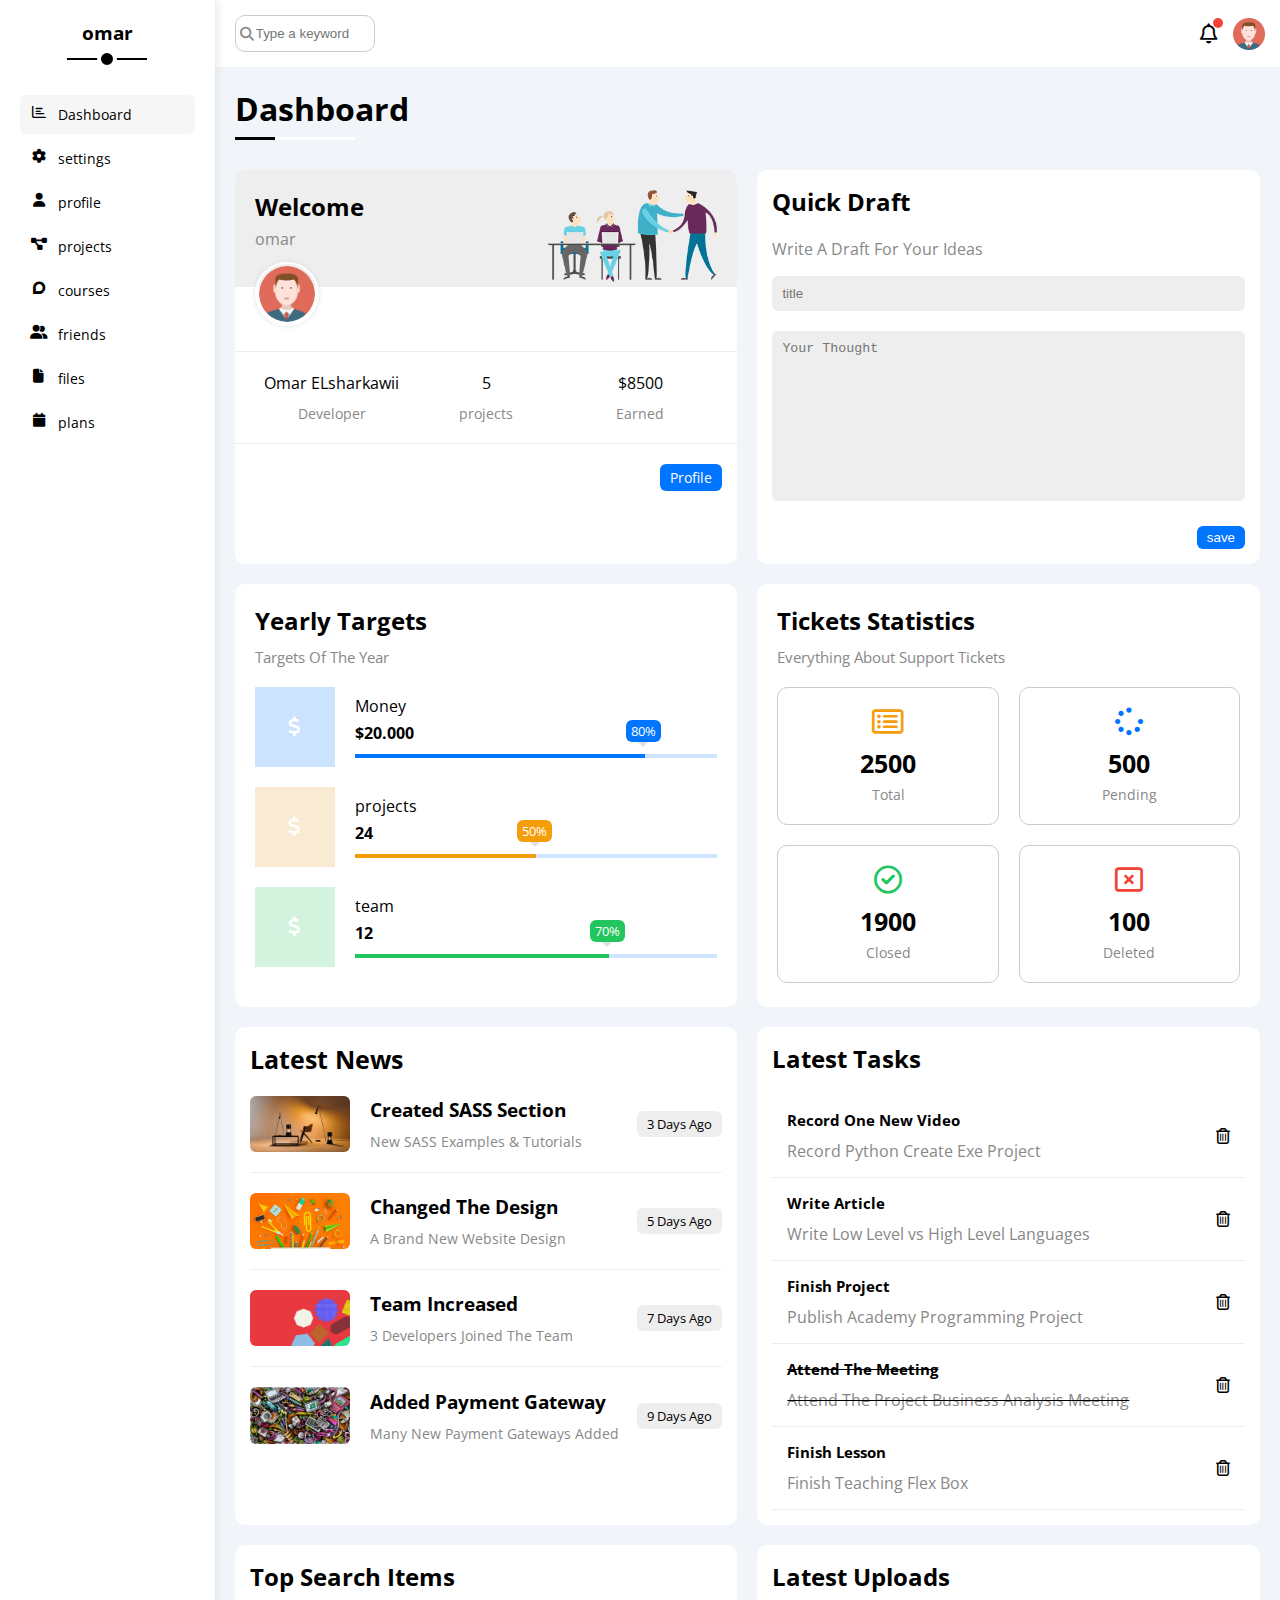
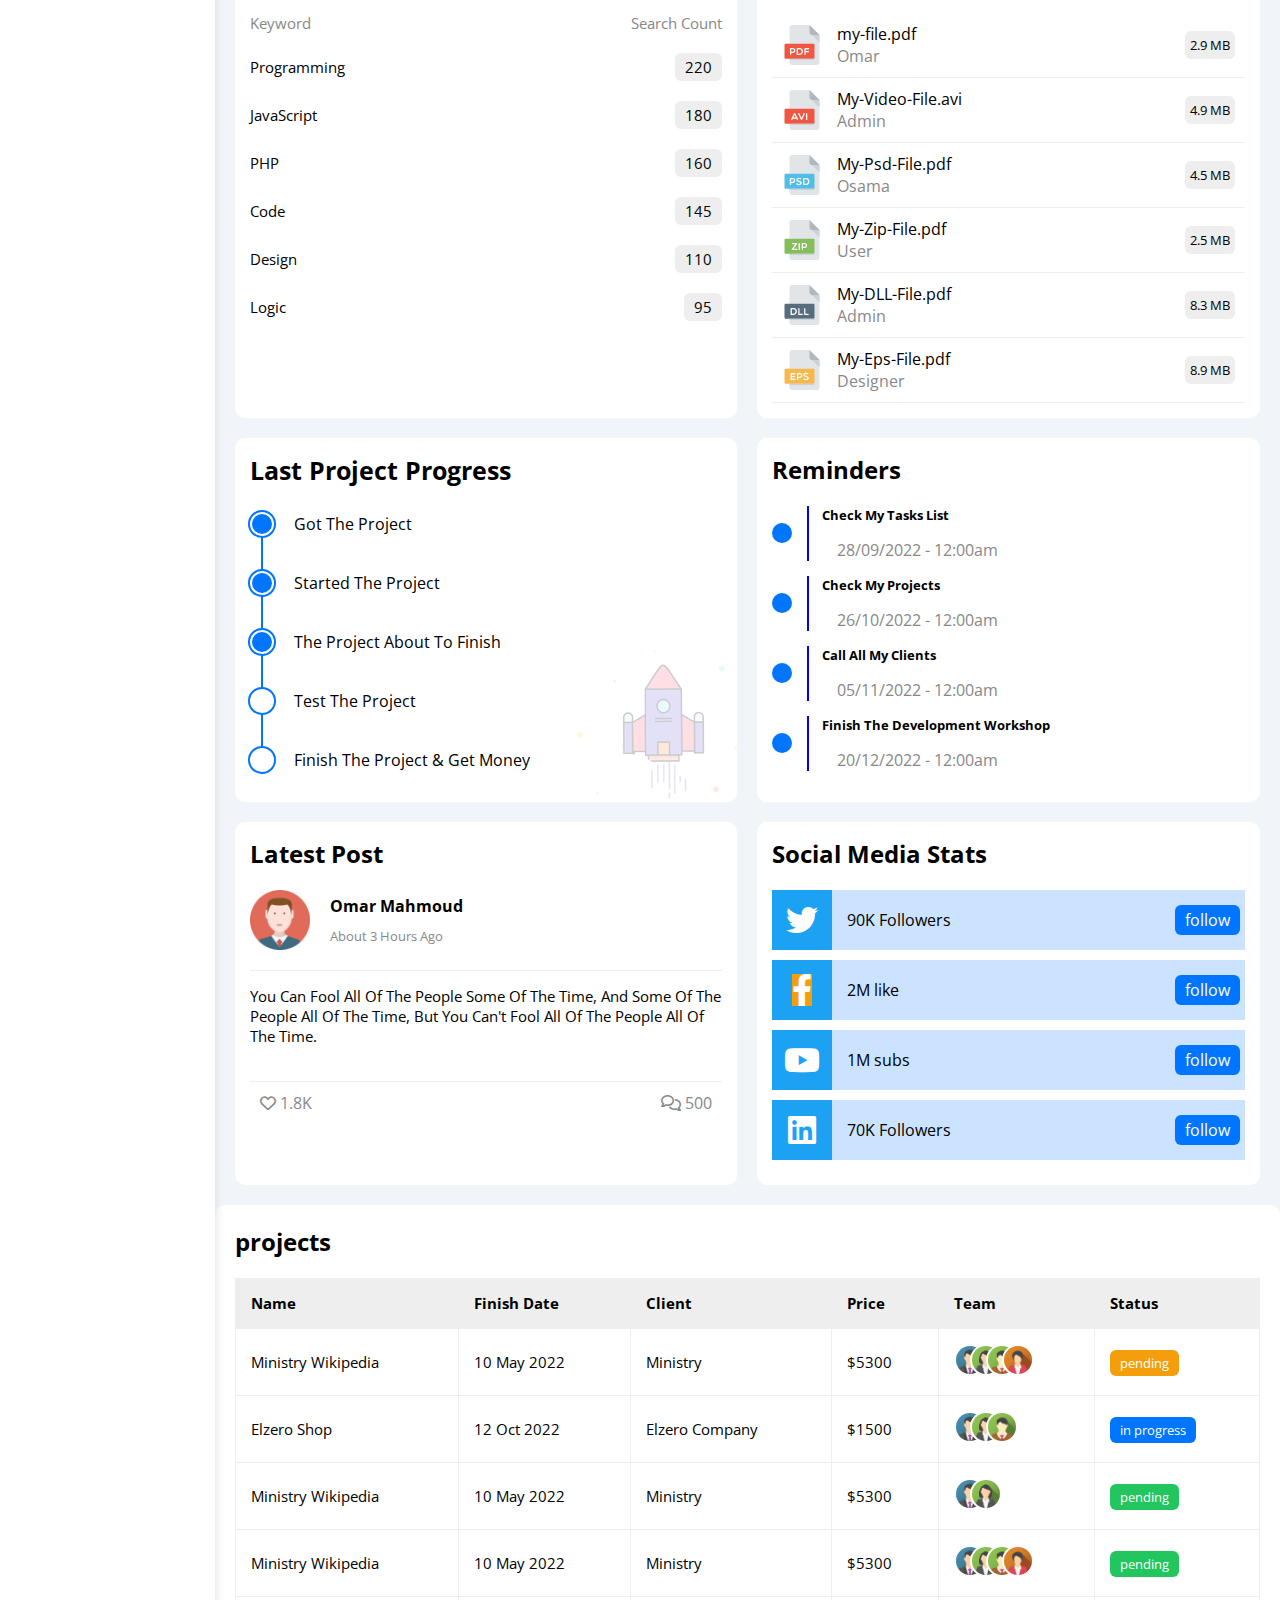
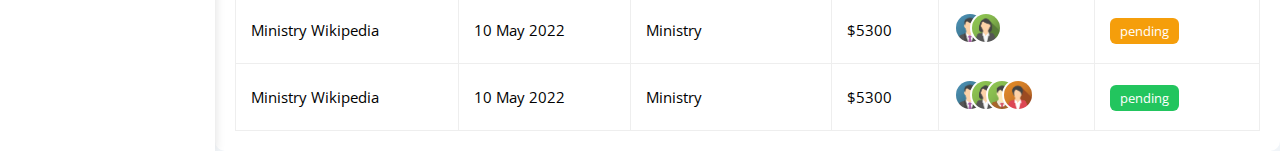
<file: index.html>
<!DOCTYPE html>
<html lang="en">
<head>
    <meta charset="UTF-8">
    <meta name="viewport" content="width=device-width, initial-scale=1.0">
    <title>Dashboard</title>
    <link rel="stylesheet" href="css/framework.css">
    <link rel="stylesheet" href="css/master.css">
    <link rel="stylesheet" href="css/all.min.css">
    <link rel="preconnect" href="https://fonts.googlepis.com">
    <link rel="preconnect" href="https://fonts.gstatic.com" crossorigin>
    <link href="https://fonts.googleapis.com/css2?family=Open+Sans:wght@300;500&display=swap" rel="stylesheet" />
</head>
<body>
    <div class="page d-flex ">
        <div class="sidebar bg-color p-20 p-relative">
            <h3 class="p-relative txt-c mt-0">omar</h2>
            <ul>
                <li>
                    <a class="active d-flex txt-c fs-14 c-black rad-6 p-10" href="index.html">
                        <i class="fa-regular fa-chart-bar fa-fw"></i>
                        <span>Dashboard</span>
                    </a>
                </li>
                <li>
                    <a class=" d-flex txt-c fs-14 c-black rad-6 p-10" href="settings.html">
                        <i class="fa-solid fa-gear fa-fw"></i>
                        <span>settings</span>
                    </a>
                </li>
                <li>
                    <a class=" d-flex txt-c fs-14 c-black rad-6 p-10" href="profile.html">
                        <i class="fa-solid fa-user fa-fw"></i>
                        <span>profile</span>
                    </a>
                </li>
                <li>
                    <a class=" d-flex txt-c fs-14 c-black rad-6 p-10" href="projects.html">
                        <i class="fa-solid fa-diagram-project fa-fw"></i>
                        <span>projects</span>
                    </a>
                </li>
                <li>
                    <a class=" d-flex txt-c fs-14 c-black rad-6 p-10" href="courses.html">
                        <i class="fa-brands fa-discourse fa-fw"></i>
                        <span>courses</span>
                    </a>
                </li>
                <li>
                    <a class=" d-flex txt-c fs-14 c-black rad-6 p-10" href="Friends.html">
                        <i class="fa-solid fa-user-group fa-fw"></i>
                        <span>friends</span>
                    </a>
                </li>
                <li>
                    <a class=" d-flex txt-c fs-14 c-black rad-6 p-10" href="files.html">
                        <i class="fa-solid fa-file fa-fw"></i>
                        <span>files</span>
                    </a>
                </li>
                <li>
                    <a class=" d-flex txt-c fs-14 c-black rad-6 p-10" href="plans.html">
                        <i class="fa-solid fa-calendar fa-fw"></i>
                        <span>plans</span>
                    </a>
                </li>
            </ul>
        </div>
        <div class="content w-full">
            <!-- start head -->
            <div class="head bg-white p-15 between-flex ">
                <div class="search p-relative">
                    <input class="p-10 " type="search" placeholder="Type a keyword">
                </div>
                <div class="icons d-flex align-center">
                    <span class="notification p-relative "> <i class="fa-regular fa-bell fa-lg"></i></span>
                    <img src="imgs/avatar.png" alt="">
                </div>
            </div>
            <!-- end head -->
            <h1 class="p-relative">Dashboard</h1>
            <div class="wrapper d-grid gap-20">
                <div class="welcome bg-white rad-10 txt-c-mobile block-mobile">
                  <div class="intro p-20 d-flex space-between bg-eee">
                    <div>
                        <h2 class="m-0">Welcome</h2>
                        <p class="c-gray mt-5">omar</p>
                    </div>
                    <img class=" hide-mobile" src="imgs/welcome.png" alt="">
                  </div>
                  <img src="imgs/avatar.png" class="avatar" alt="">
                  <div class="body txt-c d-flex p-20 mt-20 mb-20 block-mobile">
                    <div>Omar ELsharkawii <span class="d-block c-gray fs-14 mt-10">Developer</span></div>
                    <div> 5 <span class="d-block c-gray fs-14 mt-10">projects</span></div>
                    <div> $8500 <span class="d-block c-gray fs-14 mt-10">Earned</span></div>
                  </div>
                  <a href="profile.html" class="visit-profile d-block fs-14 rad-6 bg-blue c-white w-fit btn-shape">Profile</a>
                </div>

                <!-- start quick draft -->

                <div class="Quick-draft bg-white rad-10 p-15">
                    <div class="text">
                        <h2 class="mt-0" class="">Quick Draft</h2>
                        <p class="c-gray mt-5" class="">Write A Draft For Your Ideas</p>
                    </div>
                    <form action="">
                        <input class="bg-eee w-full p-10 c-gray b-none rad-6 mb-20 " type="text" placeholder="title">
                        <textarea class=" bg-eee w-full p-10 c-gray b-none rad-6 mb-20"  placeholder="Your Thought"></textarea>
                        <input class="save bg-blue c-white b-none rad-6 w-fit d-block btn-shape " type="submit" value="save">
                    </form>
                </div>

                <!-- start Yearly Targets -->
                <div class="targets p-20 bg-white rad-10">
                    <h2 class="mt-0 mb-10">Yearly Targets</h2>
                    <p class="mt-0 c-gray mb-20 fs-15">Targets Of The Year</p>
                    <div class="target-row mb-20 money center-flex">
                        <div class="icon center-flex">
                            <i class="fa-solid fa-dollar-sign fa-lg c-white"></i>
                        </div>
                        <div class="details">
                            <span class="d-block mb-5">Money</span>
                            <span class="d-block fw-bold mb-10">$20.000</span>
                            <div class="progress p-relative">
                                <span class="Money bg-blue" style="width: 80%;">
                                     <span class="bg-blue"> 80% </span> 
                                </span>
                            </div>
                        </div>
                    </div>
                    <div class="target-row mb-20 projects center-flex">
                        <div class="icon center-flex">
                            <i class="fa-solid fa-dollar-sign fa-lg c-white"></i>
                        </div>
                        <div class="details">
                            <span class="d-block mb-5">projects</span>
                            <span class="d-block fw-bold mb-10">24</span>
                            <div class="progress p-relative">
                                <span class="Money bg-orange" style="width: 50%;">
                                     <span class="bg-orange"> 50% </span> 
                                </span>
                            </div>
                        </div>
                    </div>
                    <div class="target-row mb-20 team center-flex">
                        <div class="icon center-flex">
                            <i class="fa-solid fa-dollar-sign fa-lg c-white"></i>
                        </div>
                        <div class="details">
                            <span class="d-block mb-5">team</span>
                            <span class="d-block fw-bold mb-10">12</span>
                            <div class="progress p-relative">
                                <span class="Money bg-green" style="width: 70%;">
                                     <span class="bg-green"> 70% </span> 
                                </span>
                            </div>
                        </div>
                    </div>
                </div>
                <!-- end Yearly Targets -->
                <!-- start Tickets -->
                <div class="tickets p-20 bg-white rad-10">
                    <h2 class="mt-0 mb-10">Tickets Statistics</h2>
                    <p class="mt-0 mb-20 c-gray fs-15">Everything About Support Tickets</p>
                    <div class="details d-flex txt-c gap-20 f-wrap">
                        <div class="box p-20 rad-10 fs-14 c-gray ">
                            <i class="fa-regular fa-rectangle-list fa-2x mb-10 c-orange"></i>
                            <span class="d-block mb-5 fw-bold c-black fs-25">2500</span>
                            <span class="d-block c-gray ">Total</span>
                        </div>
                        <div class="box p-20 rad-10 fs-14 c-gray ">
                            <i class="fa-solid fa-spinner fa-2x mb-10 c-blue"></i>
                            <span class="d-block mb-5 fw-bold c-black fs-25">500</span>
                            <span class="d-block c-gray ">Pending</span>
                        </div>
                        <div class="box p-20 rad-10 fs-14 c-gray ">
                            <i class="fa-regular fa-circle-check fa-2x mb-10 c-green"></i>
                            <span class="d-block mb-5 fw-bold c-black fs-25">1900</span>
                            <span class="d-block c-gray ">Closed</span>
                        </div>
                        <div class="box p-20 rad-10 fs-14 c-gray ">
                            <i class="fa-regular fa-rectangle-xmark fa-2x mb-10 c-red"></i>
                            <span class="d-block mb-5 fw-bold c-black fs-25">100</span>
                            <span class="d-block c-gray ">Deleted</span>
                        </div>
                    </div>
                </div>
                <!-- end Tickets -->
                <!-- start Latest News -->
                <div class="last-news bg-white rad-10 p-15">
                    <h2 class="fs-25 fw-bold mt-0 mb-20">Latest News</h2>
                    <div class="box d-flex align-center">
                        <img class="rad-10" src="imgs/news-01.png" alt="">
                         <div class="info ">
                            <h3 class="mt-0 fw-bold mb-10">Created SASS Section</h3>
                            <p class="c-gray fs-14 m-0">New SASS Examples & Tutorials</p>
                         </div>
                        <span class="btn-shape bg-eee fs-13 laple">3 Days Ago</span>
                    </div>
                    <div class="box d-flex align-center">
                        <img class="rad-10" src="imgs/news-02.png" alt="">
                         <div class="info ">
                            <h3 class="mt-0 fw-bold mb-10">Changed The Design</h3>
                            <p class="c-gray fs-14 m-0">A Brand New Website Design</p>
                         </div>
                        <span class="btn-shape bg-eee fs-13 laple">5 Days Ago</span>
                    </div>
                    <div class="box d-flex align-center">
                        <img class="rad-10" src="imgs/news-03.png" alt="">
                         <div class="info ">
                            <h3 class="mt-0 fw-bold mb-10">Team Increased</h3>
                            <p class="c-gray fs-14 m-0">3 Developers Joined The Team</p>
                         </div>
                        <span class="btn-shape bg-eee fs-13 laple">7 Days Ago</span>
                    </div>
                    <div class="box d-flex align-center">
                        <img class="rad-10" src="imgs/news-04.png" alt="">
                         <div class="info ">
                            <h3 class="mt-0 fw-bold mb-10">Added Payment Gateway</h3>
                            <p class="c-gray fs-14 m-0">Many New Payment Gateways Added</p>
                         </div>
                        <span class="btn-shape bg-eee fs-13 laple">9 Days Ago</span>
                    </div>
                </div>
                <!-- end Latest News -->
                <!-- start Latest Tasks -->
                <div class="latest-tasks bg-white p-15 rad-10">
                    <h2 class="mt-0 mb-20">Latest Tasks</h2>
                    <div class="box d-flex align-center p-15">
                        <div class="text flex-one">
                            <h4 class="fs-15 mt-0 mb-10">Record One New Video</h4>
                            <p class=" c-gray m-0">Record Python Create Exe Project</p>
                        </div>
                        <div class="icon">
                            <i class="fa-regular fa-trash-can delete"></i>
                        </div>
                    </div>
                    <div class="box d-flex align-center p-15">
                        <div class="text flex-one">
                            <h4 class="fs-15 mt-0 mb-10">Write Article</h4>
                            <p class=" c-gray m-0">Write Low Level vs High Level Languages</p>
                        </div>
                        <div class="icon">
                            <i class="fa-regular fa-trash-can delete"></i>
                        </div>
                    </div>
                    <div class="box d-flex align-center p-15">
                        <div class="text flex-one">
                            <h4 class="fs-15 mt-0 mb-10">Finish Project</h4>
                            <p class=" c-gray m-0">Publish Academy Programming Project</p>
                        </div>
                        <div class="icon">
                            <i class="fa-regular fa-trash-can delete"></i>
                        </div>
                    </div>
                    <div class="box d-flex align-center p-15">
                        <div class="text flex-one">
                            <del><h4 class="fs-15 mt-0 mb-10">Attend The Meeting</h4></del>
                            <del><p class=" c-gray m-0">Attend The Project Business Analysis Meeting</p></del>
                        </div>
                        <div class="icon">
                            <i class="fa-regular fa-trash-can delete"></i>
                        </div>
                    </div>
                    <div class="box d-flex align-center p-15">
                        <div class="text flex-one">
                            <h4 class="fs-15 mt-0 mb-10">Finish Lesson</h4>
                            <p class=" c-gray m-0">Finish Teaching Flex Box</p>
                        </div>
                        <div class="icon">
                            <i class="fa-regular fa-trash-can delete"></i>
                        </div>
                    </div>
                </div>
                <!-- end Latest Tasks -->
                <!-- start Top Search Items -->
                <div class="Top-Search-Items bg-white p-15 rad-10">
                    <h2 class="mt-0 mb-20 fw-bold">Top Search Items</h2>
                    <div class="heading between-flex ">
                        <span class="c-gray fs-15">Keyword</span>
                        <span class="c-gray fs-15">Search Count</span>
                    </div>
                    <div class="item between-flex mt-20">
                        <span class="fs-15 ">Programming</span>
                        <span class="fs-15 bg-eee btn-shape c-black rad-6">220</span>
                    </div>
                    <div class="item between-flex mt-20">
                        <span class="fs-15 ">JavaScript</span>
                        <span class="fs-15 bg-eee btn-shape c-black rad-6">180</span>
                    </div>
                    <div class="item between-flex mt-20">
                        <span class="fs-15 ">PHP</span>
                        <span class="fs-15 bg-eee btn-shape c-black rad-6">160</span>
                    </div>
                    <div class="item between-flex mt-20">
                        <span class="fs-15 ">Code</span>
                        <span class="fs-15 bg-eee btn-shape c-black rad-6">145</span>
                    </div>
                    <div class="item between-flex mt-20">
                        <span class="fs-15 ">Design</span>
                        <span class="fs-15 bg-eee btn-shape c-black rad-6">110</span>
                    </div>
                    <div class="item between-flex mt-20">
                        <span class="fs-15 ">Logic</span>
                        <span class="fs-15 bg-eee btn-shape c-black rad-6">95</span>
                    </div>
                </div>
                <!-- end Top Search Items -->
                <!-- start Latest Uploads -->
                <div class="Latest-Uploads bg-white p-15 rad-10">
                    <h2 class="fw-bold mt-0 mb-20">Latest Uploads</h2>
                    <div class="file d-flex align-center">
                        <img src="imgs/pdf.svg" alt="">
                        <div class="details">
                            <h4 class="m-0 fw-normal">my-file.pdf</h4>
                            <p class="c-gray m-0">Omar</p>
                        </div>
                        <span class="btn p rad-6 p-5 bg-eee c-black fs-13">2.9 MB</span>
                    </div>
                    <div class="file d-flex align-center">
                        <img src="imgs/avi.svg" alt="">
                        <div class="details">
                            <h4 class="m-0 fw-normal">My-Video-File.avi</h4>
                            <p class="c-gray m-0">Admin</p>
                        </div>
                        <span class="btn p rad-6 p-5 bg-eee c-black fs-13">4.9 MB</span>
                    </div>
                    <div class="file d-flex align-center">
                        <img src="imgs/psd.svg" alt="">
                        <div class="details">
                            <h4 class="m-0 fw-normal">My-Psd-File.pdf</h4>
                            <p class="c-gray m-0">Osama</p>
                        </div>
                        <span class="btn p rad-6 p-5 bg-eee c-black fs-13">4.5 MB</span>
                    </div>
                    <div class="file d-flex align-center">
                        <img src="imgs/zip.svg" alt="">
                        <div class="details">
                            <h4 class="m-0 fw-normal">My-Zip-File.pdf</h4>
                            <p class="c-gray m-0">User</p>
                        </div>
                        <span class="btn p rad-6 p-5 bg-eee c-black fs-13">2.5 MB</span>
                    </div>
                    <div class="file d-flex align-center">
                        <img src="imgs/dll.svg" alt="">
                        <div class="details">
                            <h4 class="m-0 fw-normal">My-DLL-File.pdf</h4>
                            <p class="c-gray m-0">Admin</p>
                        </div>
                        <span class="btn p rad-6 p-5 bg-eee c-black fs-13">8.3 MB</span>
                    </div>
                    <div class="file d-flex align-center">
                        <img src="imgs/eps.svg" alt="">
                        <div class="details">
                            <h4 class="m-0 fw-normal">My-Eps-File.pdf</h4>
                            <p class="c-gray m-0">Designer</p>
                        </div>
                        <span class="btn p rad-6 p-5 bg-eee c-black fs-13">8.9 MB</span>
                    </div>
                </div>
                <!-- end Latest Uploads -->
                <!-- start Last Project Progress -->
                <div class="last-projects p-15 rad-10 bg-white p-relative">
                    <h2 class="fw-bold fs-25 mt-0 mb-20">Last Project Progress</h2>
                        <ul class="m-0 p-relative">
                            <li class="mt-25 d-flex align-center pb-10 done">Got The Project</li>
                            <li class="mt-25 d-flex align-center pb-10 done">Started The Project</li>
                            <li class="mt-25 d-flex align-center pb-10 done">The Project About To Finish</li>
                            <li class="mt-25 d-flex align-center pb-10 current">Test The Project</li>
                            <li class="mt-25 d-flex align-center pb-10">Finish The Project & Get Money</li>
                        </ul>
                        <img class="launch-icon hide-mobile" src="imgs/project.png" alt="">
                </div>
                <!-- end Last Project Progress -->
                <!-- start Reminders -->
                <div class="Reminders bg-white rad-10 p-15">
                    <h2 class="fw-bold mt-0 mb-20 ">Reminders</h2>
                    <ul class="pl-50">
                        <li class="p-relative">
                            <h5 class="mt-0 mb-10">Check My Tasks List</h5>
                            <p class="c-gray m-15">28/09/2022 - 12:00am</p>
                        </li>
                        <li class="p-relative">
                            <h5 class="mt-0 mb-10">Check My Projects</h5>
                            <p class="c-gray m-15">26/10/2022 - 12:00am</p>
                        </li>
                        <li class="p-relative">
                            <h5 class="mt-0 mb-10">Call All My Clients</h5>
                            <p class="c-gray m-15">05/11/2022 - 12:00am</p>
                        </li>
                        <li class="p-relative">
                            <h5 class="mt-0 mb-10">Finish The Development Workshop</h5>
                            <p class="c-gray m-15">20/12/2022 - 12:00am</p>
                        </li>
                    </ul>
                </div>
                <!-- end Reminders -->
                <!-- start Latest Post -->
                <div class="Latest-Post bg-white p-15 rad-10">
                    <h2 class="mt-0 fw-bold mb-20">Latest Post</h2>
                    <div class="box">
                        <div class="profile d-flex align-center">
                                <img src="imgs/avatar.png" alt="">
                            <div class="prof-text flex-one">
                                <h4 class="m-0 mb-10 fw-bold">Omar Mahmoud</h4>
                                <p class="m-0 c-gray fs-13">About 3 Hours Ago</p>
                            </div>
                        </div>
                            <div class="preef">
                                <p class="fs-15 fw-normal">You Can Fool All Of The People Some Of The Time, And Some Of The People All Of The Time, But You Can't Fool All Of The People All Of The Time.</p>
                            </div>
                            <div class="retch between-flex c-gray">
                                <span><i class="fa-regular fa-heart"></i> <span>1.8K</span></span>
                                <span><i class="fa-regular fa-comments"></i> <span>500</span></span>
                            </div>
                    </div>
                </div>
                <!-- end Latest Post -->
                <!-- start Social Media Stats -->
                <div class="Social-Media bg-white p-15 rad-10">
                    <h2 class="mt-0 mb-20">Social Media Stats</h2>
                    <div class="box mb-10 bg-blue-opc w-full d-flex align-center]">
                        <span class="logo mr-15 align-center d-flex j-content-c"><i class="fa-brands fa-twitter fa-2x c-white h-full center-flex"></i></span>
                        <div class="boxx align-center between-flex flex-one ">
                            <span>90K Followers</span>
                            <span class=" btn-shape mr-5 bg-blue c-white p-5 rad-6">follow</span>
                        </div>
                    </div>
                    <div class="box mb-10 bg-blue-opc w-full d-flex align-center]">
                        <span class="logo mr-15 align-center d-flex j-content-c"><i class="fa-brands fa-facebook-f fa-2x c-white h-full center-flex bg-orange"></i></span>
                        <div class="boxx align-center between-flex flex-one ">
                            <span>2M like</span>
                            <span class=" btn-shape mr-5 bg-blue c-white p-5 rad-6">follow</span>
                        </div>
                    </div>
                    <div class="box mb-10 bg-blue-opc w-full d-flex align-center]">
                        <span class="logo mr-15 align-center d-flex j-content-c"><i class="fa-brands fa-youtube fa-2x c-white h-full center-flex"></i></span>
                        <div class="boxx align-center between-flex flex-one ">
                            <span>1M subs</span>
                            <span class=" btn-shape mr-5 bg-blue c-white p-5 rad-6">follow</span>
                        </div>
                    </div>
                    <div class="box mb-10 bg-blue-opc w-full d-flex align-center]">
                        <span class="logo mr-15 align-center d-flex j-content-c"><i class="fa-brands fa-linkedin fa-2x c-white h-full center-flex"></i></span>
                        <div class="boxx align-center between-flex flex-one ">
                            <span>70K Followers</span>
                            <span class=" btn-shape mr-5 bg-blue c-white p-5 rad-6">follow</span>
                        </div>
                    </div>

                </div>
                <!-- End Social Media Stats -->
            </div>
            <!-- start projects -->
            <div class="projects p-20 bg-white rad-10 mt-20">
                <h2 class="mt-0 mb-20">projects</h2>
                <div class="responsive-table">
                    <table class="fs-15 w-full">
                        <thead>
                            <tr>
                                <td>Name</td>
                                <td>Finish Date</td>
                                <td>Client</td>
                                <td>Price</td>
                                <td>Team</td>
                                <td>Status</td>
                            </tr>
                        </thead>
                        <tbody>
                            <tr>
                                <td>Ministry Wikipedia</td>
                                <td>10 May 2022	</td>
                                <td>Ministry</td>
                                <td>$5300</td>
                                <td>
                                    <img src="imgs/team-01.png" alt="">
                                    <img src="imgs/team-02.png" alt="">
                                    <img src="imgs/team-03.png" alt="">
                                    <img src="imgs/team-04.png" alt="">
                                </td>
                                <td>
                                    <span class="label btn-shape bg-orange c-white p-5">pending</span>
                                </td>
                            </tr>
                            <tr>
                                <td>Elzero Shop</td>
                                <td>12 Oct 2022</td>
                                <td>Elzero Company</td>
                                <td>$1500</td>
                                <td>
                                    <img src="imgs/team-01.png" alt="">
                                    <img src="imgs/team-02.png" alt="">
                                    <img src="imgs/team-03.png" alt="">
                                </td>
                                <td>
                                    <span class="label btn-shape bg-blue c-white p-5">in progress</span>
                                </td>
                            </tr>
                            <tr>
                                <td>Ministry Wikipedia</td>
                                <td>10 May 2022	</td>
                                <td>Ministry</td>
                                <td>$5300</td>
                                <td>
                                    <img src="imgs/team-01.png" alt="">
                                    <img src="imgs/team-02.png" alt="">
                                </td>
                                <td>
                                    <span class="label btn-shape bg-green c-white p-5">pending</span>
                                </td>
                            </tr>
                            <tr>
                                <td>Ministry Wikipedia</td>
                                <td>10 May 2022	</td>
                                <td>Ministry</td>
                                <td>$5300</td>
                                <td>
                                    <img src="imgs/team-01.png" alt="">
                                    <img src="imgs/team-02.png" alt="">
                                    <img src="imgs/team-03.png" alt="">
                                    <img src="imgs/team-04.png" alt="">
                                </td>
                                <td>
                                    <span class="label btn-shape bg-green c-white p-5">pending</span>
                                </td>
                            </tr>
                            <tr>
                                <td>Ministry Wikipedia</td>
                                <td>10 May 2022	</td>
                                <td>Ministry</td>
                                <td>$5300</td>
                                <td>
                                    <img src="imgs/team-01.png" alt="">
                                    <img src="imgs/team-02.png" alt="">
                                </td>
                                <td>
                                    <span class="label btn-shape bg-orange c-white p-5">pending</span>
                                </td>
                            </tr>
                            <tr>
                                <td>Ministry Wikipedia</td>
                                <td>10 May 2022	</td>
                                <td>Ministry</td>
                                <td>$5300</td>
                                <td>
                                    <img src="imgs/team-01.png" alt="">
                                    <img src="imgs/team-02.png" alt="">
                                    <img src="imgs/team-03.png" alt="">
                                    <img src="imgs/team-04.png" alt="">
                                </td>
                                <td>
                                    <span class="label btn-shape  bg-green c-white p-5">pending</span>
                                </td>
                            </tr>
                        </tbody>
                    </table>
                </div>
            </div>
            <!-- end projects -->
        </div>
    </div>

    <script src="JS/index.js"></script>
</body>
</html>
</file>
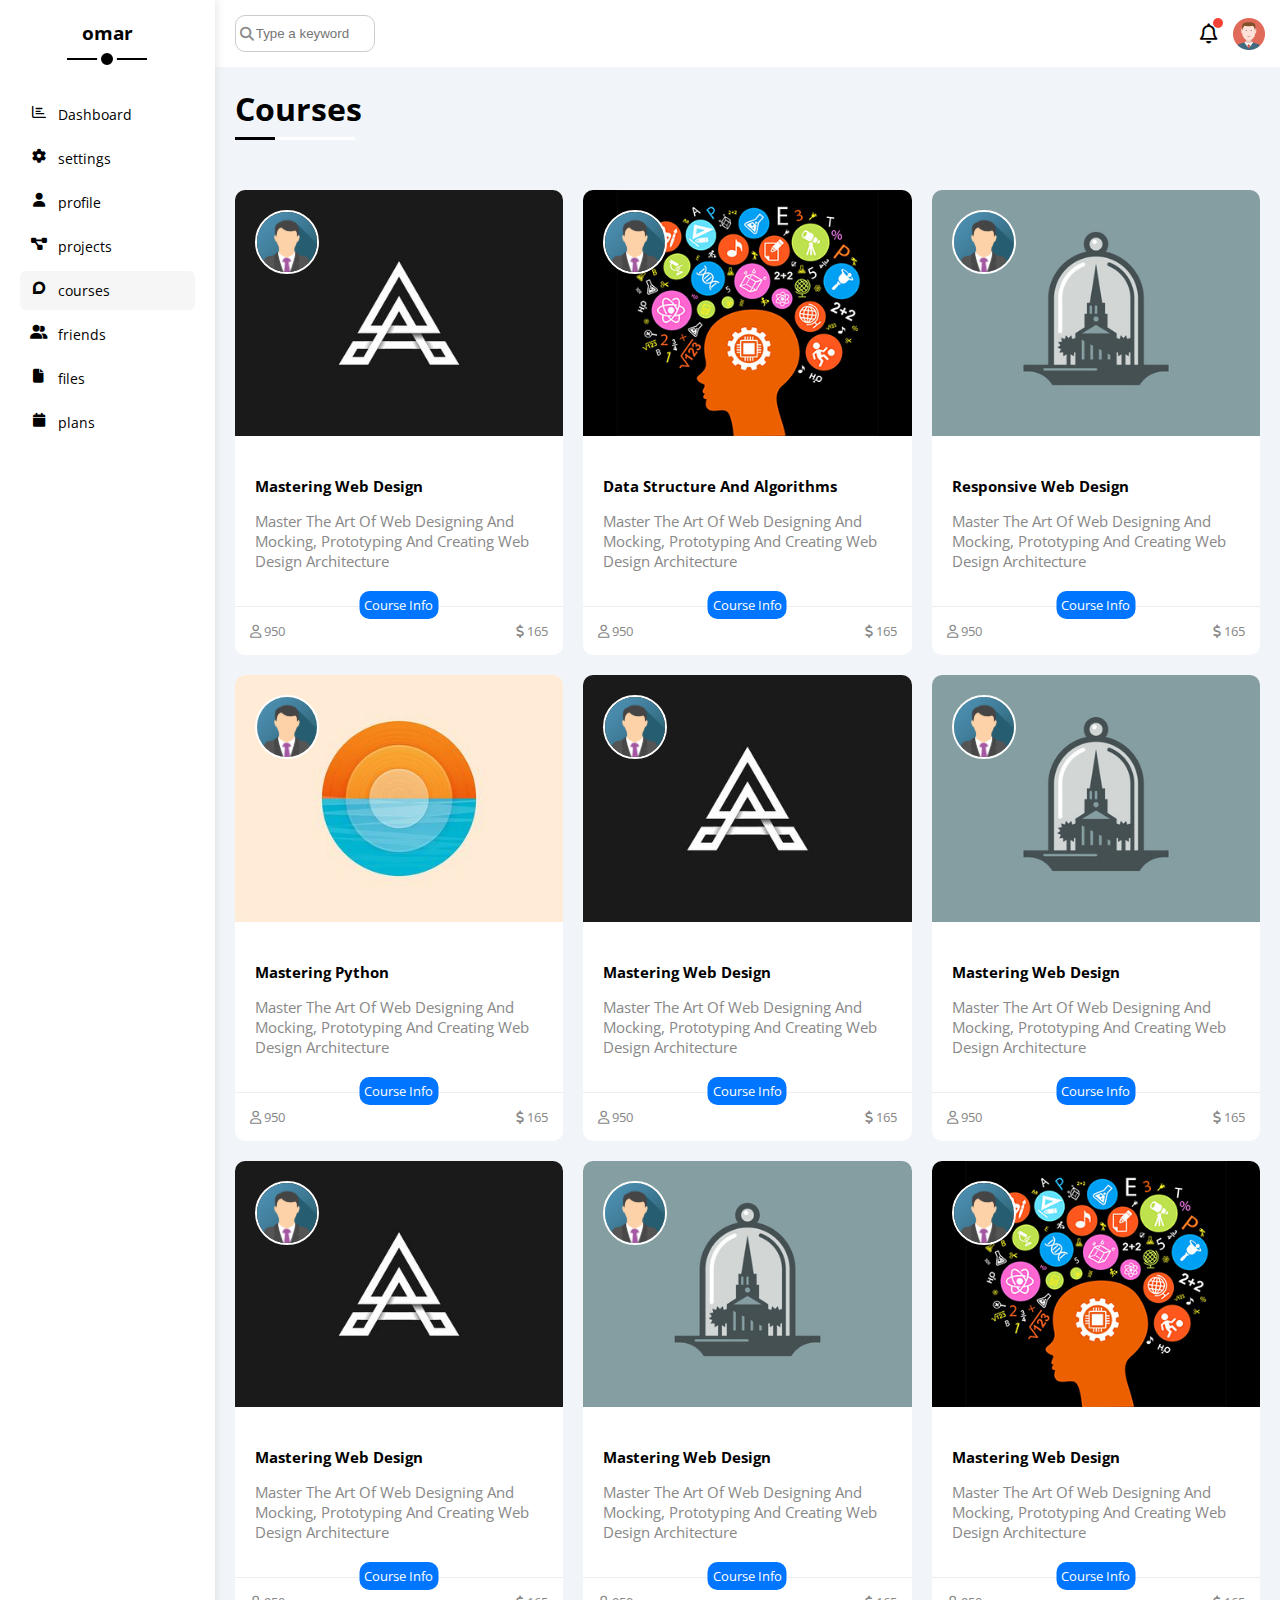
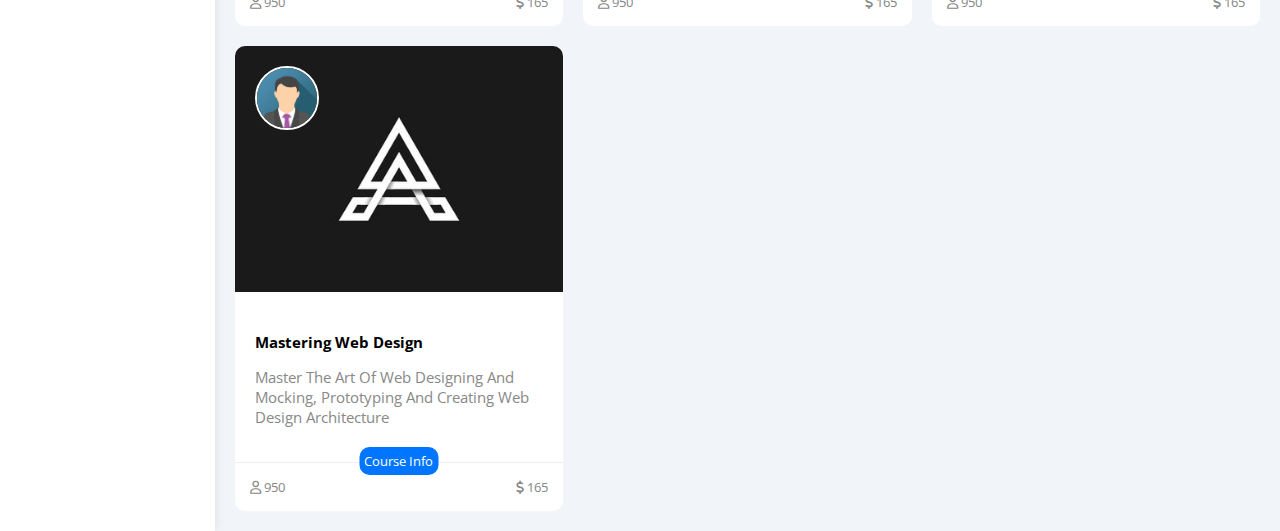
<file: Courses.html>
<!DOCTYPE html>
<html lang="en">
<head>
    <meta charset="UTF-8">
    <meta name="viewport" content="width=device-width, initial-scale=1.0">
    <title>Courses</title>
    <link rel="stylesheet" href="css/framework.css">
    <link rel="stylesheet" href="css/master.css">
    <link rel="stylesheet" href="css/all.min.css">
    <link rel="preconnect" href="https://fonts.googlepis.com">
    <link rel="preconnect" href="https://fonts.gstatic.com" crossorigin>
    <link href="https://fonts.googleapis.com/css2?family=Open+Sans:wght@300;500&display=swap" rel="stylesheet" />
</head>
<body>
    <div class="page d-flex ">
        <div class="sidebar bg-color p-20 p-relative">
            <h3 class="p-relative txt-c mt-0">omar</h2>
            <ul>
                <li>
                    <a class=" d-flex txt-c fs-14 c-black rad-6 p-10" href="index.html">
                        <i class="fa-regular fa-chart-bar fa-fw"></i>
                        <span>Dashboard</span>
                    </a>
                </li>
                <li>
                    <a class=" d-flex txt-c fs-14 c-black rad-6 p-10" href="settings.html">
                        <i class="fa-solid fa-gear fa-fw"></i>
                        <span>settings</span>
                    </a>
                </li>
                <li>
                    <a class=" d-flex txt-c fs-14 c-black rad-6 p-10" href="profile.html">
                        <i class="fa-solid fa-user fa-fw"></i>
                        <span>profile</span>
                    </a>
                </li>
                <li>
                    <a class=" d-flex txt-c fs-14 c-black rad-6 p-10" href="projects.html">
                        <i class="fa-solid fa-diagram-project fa-fw"></i>
                        <span>projects</span>
                    </a>
                </li>
                <li>
                    <a class=" active d-flex txt-c fs-14 c-black rad-6 p-10" href="courses.html">
                        <i class="fa-brands fa-discourse fa-fw"></i>
                        <span>courses</span>
                    </a>
                </li>
                <li>
                    <a class=" d-flex txt-c fs-14 c-black rad-6 p-10" href="friends.html">
                        <i class="fa-solid fa-user-group fa-fw"></i>
                        <span>friends</span>
                    </a>
                </li>
                <li>
                    <a class=" d-flex txt-c fs-14 c-black rad-6 p-10" href="files.html">
                        <i class="fa-solid fa-file fa-fw"></i>
                        <span>files</span>
                    </a>
                </li>
                <li>
                    <a class=" d-flex txt-c fs-14 c-black rad-6 p-10" href="plans.html">
                        <i class="fa-solid fa-calendar fa-fw"></i>
                        <span>plans</span>
                    </a>
                </li>
            </ul>
        </div>
        <div class="content w-full">
            <!-- start head -->
            <div class="head bg-white p-15 between-flex ">
                <div class="search p-relative">
                    <input class="p-10 " type="search" placeholder="Type a keyword">
                </div>
                <div class="icons d-flex align-center">
                    <span class="notification p-relative "> <i class="fa-regular fa-bell fa-lg"></i></span>
                    <img src="imgs/avatar.png" alt="">
                </div>
            </div>
            <!-- end head -->
            <h1 class="p-relative">Courses</h1>
             <div class="courses-bage p-20">
                <div class="courses p-relative bg-white rad-10 ">
                    <img class="parent" src="imgs/course-01.jpg" alt="">
                    <img class="child p-absolute" src="imgs/team-01.png" alt="">
                    <div class="text p-20">
                        <h3 class="fs-15  ">Mastering Web Design</h3>
                        <p class="fs-15 c-gray  ">Master The Art Of Web Designing And Mocking, Prototyping And Creating Web Design Architecture</p>
                    </div>
                    <div class="info between-flex c-gray fs-13 p-15 p-relative">
                        <span class="bg-blue c-white p-5 rad-10 p-absolute">Course Info</span>
                        <div class="number">
                           <i class="fa-regular fa-user"></i>
                           <span>950</span>
                        </div>
                        <div class="cost">
                           <i class="fa-solid fa-dollar-sign"></i>
                           <span>165</span>
                        </div>
                       </div>
                </div>
                <div class="courses p-relative bg-white rad-10 ">
                    <img class="parent" src="imgs/course-02.jpg" alt="">
                    <img class="child p-absolute" src="imgs/team-01.png" alt="">
                    <div class="text p-20">
                        <h3 class="fs-15  ">Data Structure And Algorithms</h3>
                        <p class="fs-15 c-gray  ">Master The Art Of Web Designing And Mocking, Prototyping And Creating Web Design Architecture</p>
                    </div>
                    <div class="info between-flex c-gray fs-13 p-15 p-relative">
                        <span class="bg-blue c-white p-5 rad-10 p-absolute">Course Info</span>
                        <div class="number">
                           <i class="fa-regular fa-user"></i>
                           <span>950</span>
                        </div>
                        <div class="cost">
                           <i class="fa-solid fa-dollar-sign"></i>
                           <span>165</span>
                        </div>
                       </div>
                </div>
                <div class="courses p-relative bg-white rad-10 ">
                    <img class="parent" src="imgs/course-04.jpg" alt="">
                    <img class="child p-absolute" src="imgs/team-01.png" alt="">
                    <div class="text p-20">
                        <h3 class="fs-15  ">Responsive Web Design</h3>
                        <p class="fs-15 c-gray  ">Master The Art Of Web Designing And Mocking, Prototyping And Creating Web Design Architecture</p>
                    </div>
                    <div class="info between-flex c-gray fs-13 p-15 p-relative">
                        <span class="bg-blue c-white p-5 rad-10 p-absolute">Course Info</span>
                        <div class="number">
                           <i class="fa-regular fa-user"></i>
                           <span>950</span>
                        </div>
                        <div class="cost">
                           <i class="fa-solid fa-dollar-sign"></i>
                           <span>165</span>
                        </div>
                       </div>
                </div>
                <div class="courses p-relative bg-white rad-10 ">
                    <img class="parent" src="imgs/course-03.jpg" alt="">
                    <img class="child p-absolute" src="imgs/team-01.png" alt="">
                    <div class="text p-20">
                        <h3 class="fs-15  ">Mastering Python</h3>
                        <p class="fs-15 c-gray  ">Master The Art Of Web Designing And Mocking, Prototyping And Creating Web Design Architecture</p>
                    </div>
                    <div class="info between-flex c-gray fs-13 p-15 p-relative">
                        <span class="bg-blue c-white p-5 rad-10 p-absolute">Course Info</span>
                        <div class="number">
                           <i class="fa-regular fa-user"></i>
                           <span>950</span>
                        </div>
                        <div class="cost">
                           <i class="fa-solid fa-dollar-sign"></i>
                           <span>165</span>
                        </div>
                       </div>
                </div>
                <div class="courses p-relative bg-white rad-10 ">
                    <img class="parent" src="imgs/course-01.jpg" alt="">
                    <img class="child p-absolute" src="imgs/team-01.png" alt="">
                    <div class="text p-20">
                        <h3 class="fs-15  ">Mastering Web Design</h3>
                        <p class="fs-15 c-gray  ">Master The Art Of Web Designing And Mocking, Prototyping And Creating Web Design Architecture</p>
                    </div>
                    <div class="info between-flex c-gray fs-13 p-15 p-relative">
                        <span class="bg-blue c-white p-5 rad-10 p-absolute">Course Info</span>
                        <div class="number">
                           <i class="fa-regular fa-user"></i>
                           <span>950</span>
                        </div>
                        <div class="cost">
                           <i class="fa-solid fa-dollar-sign"></i>
                           <span>165</span>
                        </div>
                       </div>
                </div>
                <div class="courses p-relative bg-white rad-10 ">
                    <img class="parent" src="imgs/course-04.jpg" alt="">
                    <img class="child p-absolute" src="imgs/team-01.png" alt="">
                    <div class="text p-20">
                        <h3 class="fs-15  ">Mastering Web Design</h3>
                        <p class="fs-15 c-gray  ">Master The Art Of Web Designing And Mocking, Prototyping And Creating Web Design Architecture</p>
                    </div>
                    <div class="info between-flex c-gray fs-13 p-15 p-relative">
                        <span class="bg-blue c-white p-5 rad-10 p-absolute">Course Info</span>
                        <div class="number">
                           <i class="fa-regular fa-user"></i>
                           <span>950</span>
                        </div>
                        <div class="cost">
                           <i class="fa-solid fa-dollar-sign"></i>
                           <span>165</span>
                        </div>
                       </div>
                </div>
                <div class="courses p-relative bg-white rad-10 ">
                    <img class="parent" src="imgs/course-01.jpg" alt="">
                    <img class="child p-absolute" src="imgs/team-01.png" alt="">
                    <div class="text p-20">
                        <h3 class="fs-15  ">Mastering Web Design</h3>
                        <p class="fs-15 c-gray  ">Master The Art Of Web Designing And Mocking, Prototyping And Creating Web Design Architecture</p>
                    </div>
                    <div class="info between-flex c-gray fs-13 p-15 p-relative">
                        <span class="bg-blue c-white p-5 rad-10 p-absolute">Course Info</span>
                        <div class="number">
                           <i class="fa-regular fa-user"></i>
                           <span>950</span>
                        </div>
                        <div class="cost">
                           <i class="fa-solid fa-dollar-sign"></i>
                           <span>165</span>
                        </div>
                       </div>
                </div>
                <div class="courses p-relative bg-white rad-10 ">
                    <img class="parent" src="imgs/course-04.jpg" alt="">
                    <img class="child p-absolute" src="imgs/team-01.png" alt="">
                    <div class="text p-20">
                        <h3 class="fs-15  ">Mastering Web Design</h3>
                        <p class="fs-15 c-gray  ">Master The Art Of Web Designing And Mocking, Prototyping And Creating Web Design Architecture</p>
                    </div>
                    <div class="info between-flex c-gray fs-13 p-15 p-relative">
                        <span class="bg-blue c-white p-5 rad-10 p-absolute">Course Info</span>
                        <div class="number">
                           <i class="fa-regular fa-user"></i>
                           <span>950</span>
                        </div>
                        <div class="cost">
                           <i class="fa-solid fa-dollar-sign"></i>
                           <span>165</span>
                        </div>
                       </div>
                </div>
                <div class="courses p-relative bg-white rad-10 ">
                    <img class="parent" src="imgs/course-02.jpg" alt="">
                    <img class="child p-absolute" src="imgs/team-01.png" alt="">
                    <div class="text p-20">
                        <h3 class="fs-15  ">Mastering Web Design</h3>
                        <p class="fs-15 c-gray  ">Master The Art Of Web Designing And Mocking, Prototyping And Creating Web Design Architecture</p>
                    </div>
                    <div class="info between-flex c-gray fs-13 p-15 p-relative">
                        <span class="bg-blue c-white p-5 rad-10 p-absolute">Course Info</span>
                        <div class="number">
                           <i class="fa-regular fa-user"></i>
                           <span>950</span>
                        </div>
                        <div class="cost">
                           <i class="fa-solid fa-dollar-sign"></i>
                           <span>165</span>
                        </div>
                       </div>
                </div>
                <div class="courses p-relative bg-white rad-10 ">
                    <img class="parent" src="imgs/course-01.jpg" alt="">
                    <img class="child p-absolute" src="imgs/team-01.png" alt="">
                    <div class="text p-20">
                        <h3 class="fs-15  ">Mastering Web Design</h3>
                        <p class="fs-15 c-gray  ">Master The Art Of Web Designing And Mocking, Prototyping And Creating Web Design Architecture</p>
                    </div>
                    <div class="info between-flex c-gray fs-13 p-15 p-relative">
                        <span class="bg-blue c-white p-5 rad-10 p-absolute">Course Info</span>
                        <div class="number">
                           <i class="fa-regular fa-user"></i>
                           <span>950</span>
                        </div>
                        <div class="cost">
                           <i class="fa-solid fa-dollar-sign"></i>
                           <span>165</span>
                        </div>
                       </div>
                </div>
             </div>
        </div>
    </div>
    <script src="JS/courses.js"></script>
</body>
</html>
</file>
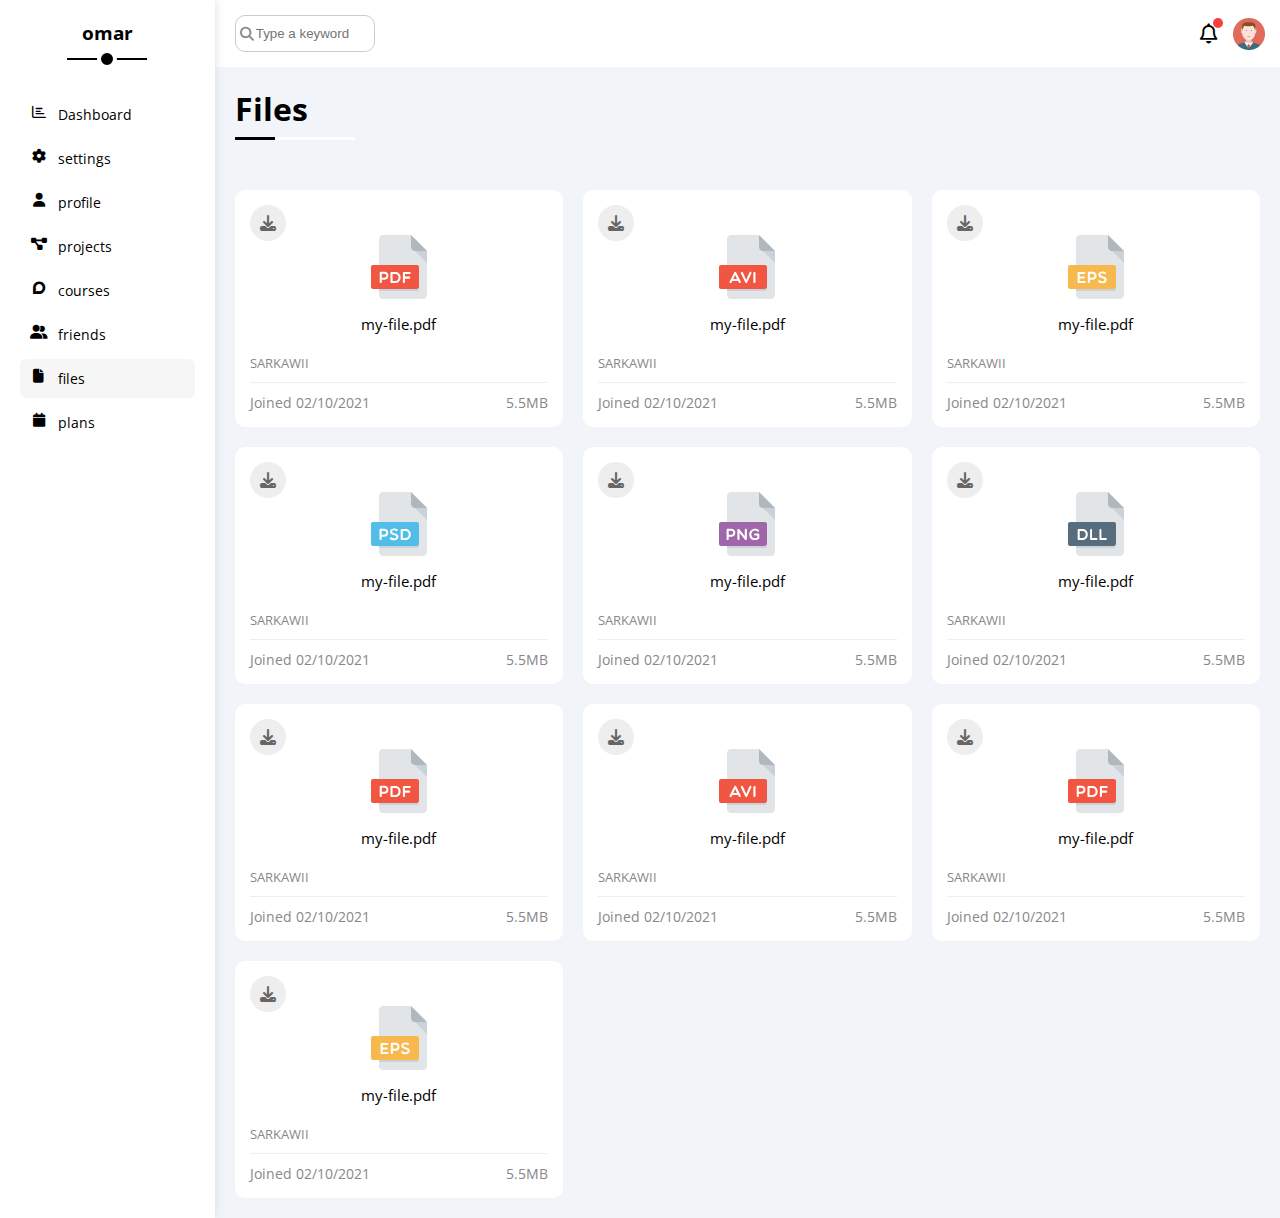
<file: files.html>
<!DOCTYPE html>
<html lang="en">
<head>
    <meta charset="UTF-8">
    <meta name="viewport" content="width=device-width, initial-scale=1.0">
    <title>Files</title>
    <link rel="stylesheet" href="css/framework.css">
    <link rel="stylesheet" href="css/master.css">
    <link rel="stylesheet" href="css/all.min.css">
    <link rel="preconnect" href="https://fonts.googlepis.com">
    <link rel="preconnect" href="https://fonts.gstatic.com" crossorigin>
    <link href="https://fonts.googleapis.com/css2?family=Open+Sans:wght@300;500&display=swap" rel="stylesheet" />
</head>
<body>
    <div class="page d-flex ">
        <div class="sidebar bg-color p-20 p-relative">
            <h3 class="p-relative txt-c mt-0">omar</h2>
            <ul>
                <li>
                    <a class=" d-flex txt-c fs-14 c-black rad-6 p-10" href="index.html">
                        <i class="fa-regular fa-chart-bar fa-fw"></i>
                        <span>Dashboard</span>
                    </a>
                </li>
                <li>
                    <a class=" d-flex txt-c fs-14 c-black rad-6 p-10" href="settings.html">
                        <i class="fa-solid fa-gear fa-fw"></i>
                        <span>settings</span>
                    </a>
                </li>
                <li>
                    <a class=" d-flex txt-c fs-14 c-black rad-6 p-10" href="profile.html">
                        <i class="fa-solid fa-user fa-fw"></i>
                        <span>profile</span>
                    </a>
                </li>
                <li>
                    <a class=" d-flex txt-c fs-14 c-black rad-6 p-10" href="projects.html">
                        <i class="fa-solid fa-diagram-project fa-fw"></i>
                        <span>projects</span>
                    </a>
                </li>
                <li>
                    <a class=" d-flex txt-c fs-14 c-black rad-6 p-10" href="courses.html">
                        <i class="fa-brands fa-discourse fa-fw"></i>
                        <span>courses</span>
                    </a>
                </li>
                <li>
                    <a class=" d-flex txt-c fs-14 c-black rad-6 p-10" href="Friends.html">
                        <i class="fa-solid fa-user-group fa-fw"></i>
                        <span>friends</span>
                    </a>
                </li>
                <li>
                    <a class=" active d-flex txt-c fs-14 c-black rad-6 p-10" href="files.html">
                        <i class="fa-solid fa-file fa-fw"></i>
                        <span>files</span>
                    </a>
                </li>
                <li>
                    <a class=" d-flex txt-c fs-14 c-black rad-6 p-10" href="plans.html">
                        <i class="fa-solid fa-calendar fa-fw"></i>
                        <span>plans</span>
                    </a>
                </li>
            </ul>
        </div>
        <div class="content w-full">
            <!-- start head -->
            <div class="head bg-white p-15 between-flex ">
                <div class="search p-relative">
                    <input class="p-10 " type="search" placeholder="Type a keyword">
                </div>
                <div class="icons d-flex align-center">
                    <span class="notification p-relative "> <i class="fa-regular fa-bell fa-lg"></i></span>
                    <img src="imgs/avatar.png" alt="">
                </div>
            </div>
            <!-- end head -->
            <h1 class="p-relative">Files</h1>
             <div class="files-bage p-20 ">
                <div class="files-content ">
                    <div class="files p-relative bg-white rad-10 p-15">
                        <div class="contact d-block">
                            <i class="fa-solid fa-download c-grey p-absolute"></i>
                        </div>
                        <div class="image txt-c mt-20">
                            <img  src="imgs/pdf.svg" alt="">
                            <h3 class="fs-15 m-0 fw-normal mb-10">my-file.pdf</h3>
                        </div>
                        <div class="info pt-10 pb-10 mb-10 c-gray fs-13">
                            SARKAWII
                        </div>
                        <div class="date between-flex">
                            <span class="fs-14 c-gray">Joined 02/10/2021</span>
                            <span class="fs-14 c-gray">5.5MB</span>
                        </div>
    
                    </div>
                    <div class="files p-relative bg-white rad-10 p-15">
                        <div class="contact d-block">
                            <i class="fa-solid fa-download c-grey p-absolute"></i>
                        </div>
                        <div class="image txt-c mt-20">
                            <img  src="imgs/avi.svg" alt="">
                            <h3 class="fs-15 m-0 fw-normal mb-10">my-file.pdf</h3>
                        </div>
                        <div class="info pt-10 pb-10 mb-10 c-gray fs-13">
                            SARKAWII
                        </div>
                        <div class="date between-flex">
                            <span class="fs-14 c-gray">Joined 02/10/2021</span>
                            <span class="fs-14 c-gray">5.5MB</span>
                        </div>
    
                    </div>
                    <div class="files p-relative bg-white rad-10 p-15">
                        <div class="contact d-block">
                            <i class="fa-solid fa-download c-grey p-absolute"></i>
                        </div>
                        <div class="image txt-c mt-20">
                            <img  src="imgs/eps.svg" alt="">
                            <h3 class="fs-15 m-0 fw-normal mb-10">my-file.pdf</h3>
                        </div>
                        <div class="info pt-10 pb-10 mb-10 c-gray fs-13">
                            SARKAWII
                        </div>
                        <div class="date between-flex">
                            <span class="fs-14 c-gray">Joined 02/10/2021</span>
                            <span class="fs-14 c-gray">5.5MB</span>
                        </div>
    
                    </div>
                    <div class="files p-relative bg-white rad-10 p-15">
                        <div class="contact d-block">
                            <i class="fa-solid fa-download c-grey p-absolute"></i>
                        </div>
                        <div class="image txt-c mt-20">
                            <img  src="imgs/psd.svg" alt="">
                            <h3 class="fs-15 m-0 fw-normal mb-10">my-file.pdf</h3>
                        </div>
                        <div class="info pt-10 pb-10 mb-10 c-gray fs-13">
                            SARKAWII
                        </div>
                        <div class="date between-flex">
                            <span class="fs-14 c-gray">Joined 02/10/2021</span>
                            <span class="fs-14 c-gray">5.5MB</span>
                        </div>
    
                    </div>
                    <div class="files p-relative bg-white rad-10 p-15">
                        <div class="contact d-block">
                            <i class="fa-solid fa-download c-grey p-absolute"></i>
                        </div>
                        <div class="image txt-c mt-20">
                            <img  src="imgs/png.svg" alt="">
                            <h3 class="fs-15 m-0 fw-normal mb-10">my-file.pdf</h3>
                        </div>
                        <div class="info pt-10 pb-10 mb-10 c-gray fs-13">
                            SARKAWII
                        </div>
                        <div class="date between-flex">
                            <span class="fs-14 c-gray">Joined 02/10/2021</span>
                            <span class="fs-14 c-gray">5.5MB</span>
                        </div>
    
                    </div>
                    <div class="files p-relative bg-white rad-10 p-15">
                        <div class="contact d-block">
                            <i class="fa-solid fa-download c-grey p-absolute"></i>
                        </div>
                        <div class="image txt-c mt-20">
                            <img  src="imgs/dll.svg" alt="">
                            <h3 class="fs-15 m-0 fw-normal mb-10">my-file.pdf</h3>
                        </div>
                        <div class="info pt-10 pb-10 mb-10 c-gray fs-13">
                            SARKAWII
                        </div>
                        <div class="date between-flex">
                            <span class="fs-14 c-gray">Joined 02/10/2021</span>
                            <span class="fs-14 c-gray">5.5MB</span>
                        </div>
    
                    </div>
                    <div class="files p-relative bg-white rad-10 p-15">
                        <div class="contact d-block">
                            <i class="fa-solid fa-download c-grey p-absolute"></i>
                        </div>
                        <div class="image txt-c mt-20">
                            <img  src="imgs/pdf.svg" alt="">
                            <h3 class="fs-15 m-0 fw-normal mb-10">my-file.pdf</h3>
                        </div>
                        <div class="info pt-10 pb-10 mb-10 c-gray fs-13">
                            SARKAWII
                        </div>
                        <div class="date between-flex">
                            <span class="fs-14 c-gray">Joined 02/10/2021</span>
                            <span class="fs-14 c-gray">5.5MB</span>
                        </div>
    
                    </div>
                    <div class="files p-relative bg-white rad-10 p-15">
                        <div class="contact d-block">
                            <i class="fa-solid fa-download c-grey p-absolute"></i>
                        </div>
                        <div class="image txt-c mt-20">
                            <img  src="imgs/avi.svg" alt="">
                            <h3 class="fs-15 m-0 fw-normal mb-10">my-file.pdf</h3>
                        </div>
                        <div class="info pt-10 pb-10 mb-10 c-gray fs-13">
                            SARKAWII
                        </div>
                        <div class="date between-flex">
                            <span class="fs-14 c-gray">Joined 02/10/2021</span>
                            <span class="fs-14 c-gray">5.5MB</span>
                        </div>
    
                    </div>
                    <div class="files p-relative bg-white rad-10 p-15">
                        <div class="contact d-block">
                            <i class="fa-solid fa-download c-grey p-absolute"></i>
                        </div>
                        <div class="image txt-c mt-20">
                            <img  src="imgs/pdf.svg" alt="">
                            <h3 class="fs-15 m-0 fw-normal mb-10">my-file.pdf</h3>
                        </div>
                        <div class="info pt-10 pb-10 mb-10 c-gray fs-13">
                            SARKAWII
                        </div>
                        <div class="date between-flex">
                            <span class="fs-14 c-gray">Joined 02/10/2021</span>
                            <span class="fs-14 c-gray">5.5MB</span>
                        </div>
    
                    </div>
                    <div class="files p-relative bg-white rad-10 p-15">
                        <div class="contact d-block">
                            <i class="fa-solid fa-download c-grey p-absolute"></i>
                        </div>
                        <div class="image txt-c mt-20">
                            <img  src="imgs/eps.svg" alt="">
                            <h3 class="fs-15 m-0 fw-normal mb-10">my-file.pdf</h3>
                        </div>
                        <div class="info pt-10 pb-10 mb-10 c-gray fs-13">
                            SARKAWII
                        </div>
                        <div class="date between-flex">
                            <span class="fs-14 c-gray">Joined 02/10/2021</span>
                            <span class="fs-14 c-gray">5.5MB</span>
                        </div>
    
                    </div>
                </div>

             </div>
        </div>
    </div>

    <script src="JS/files.js"></script>
</body>
</html>
</file>
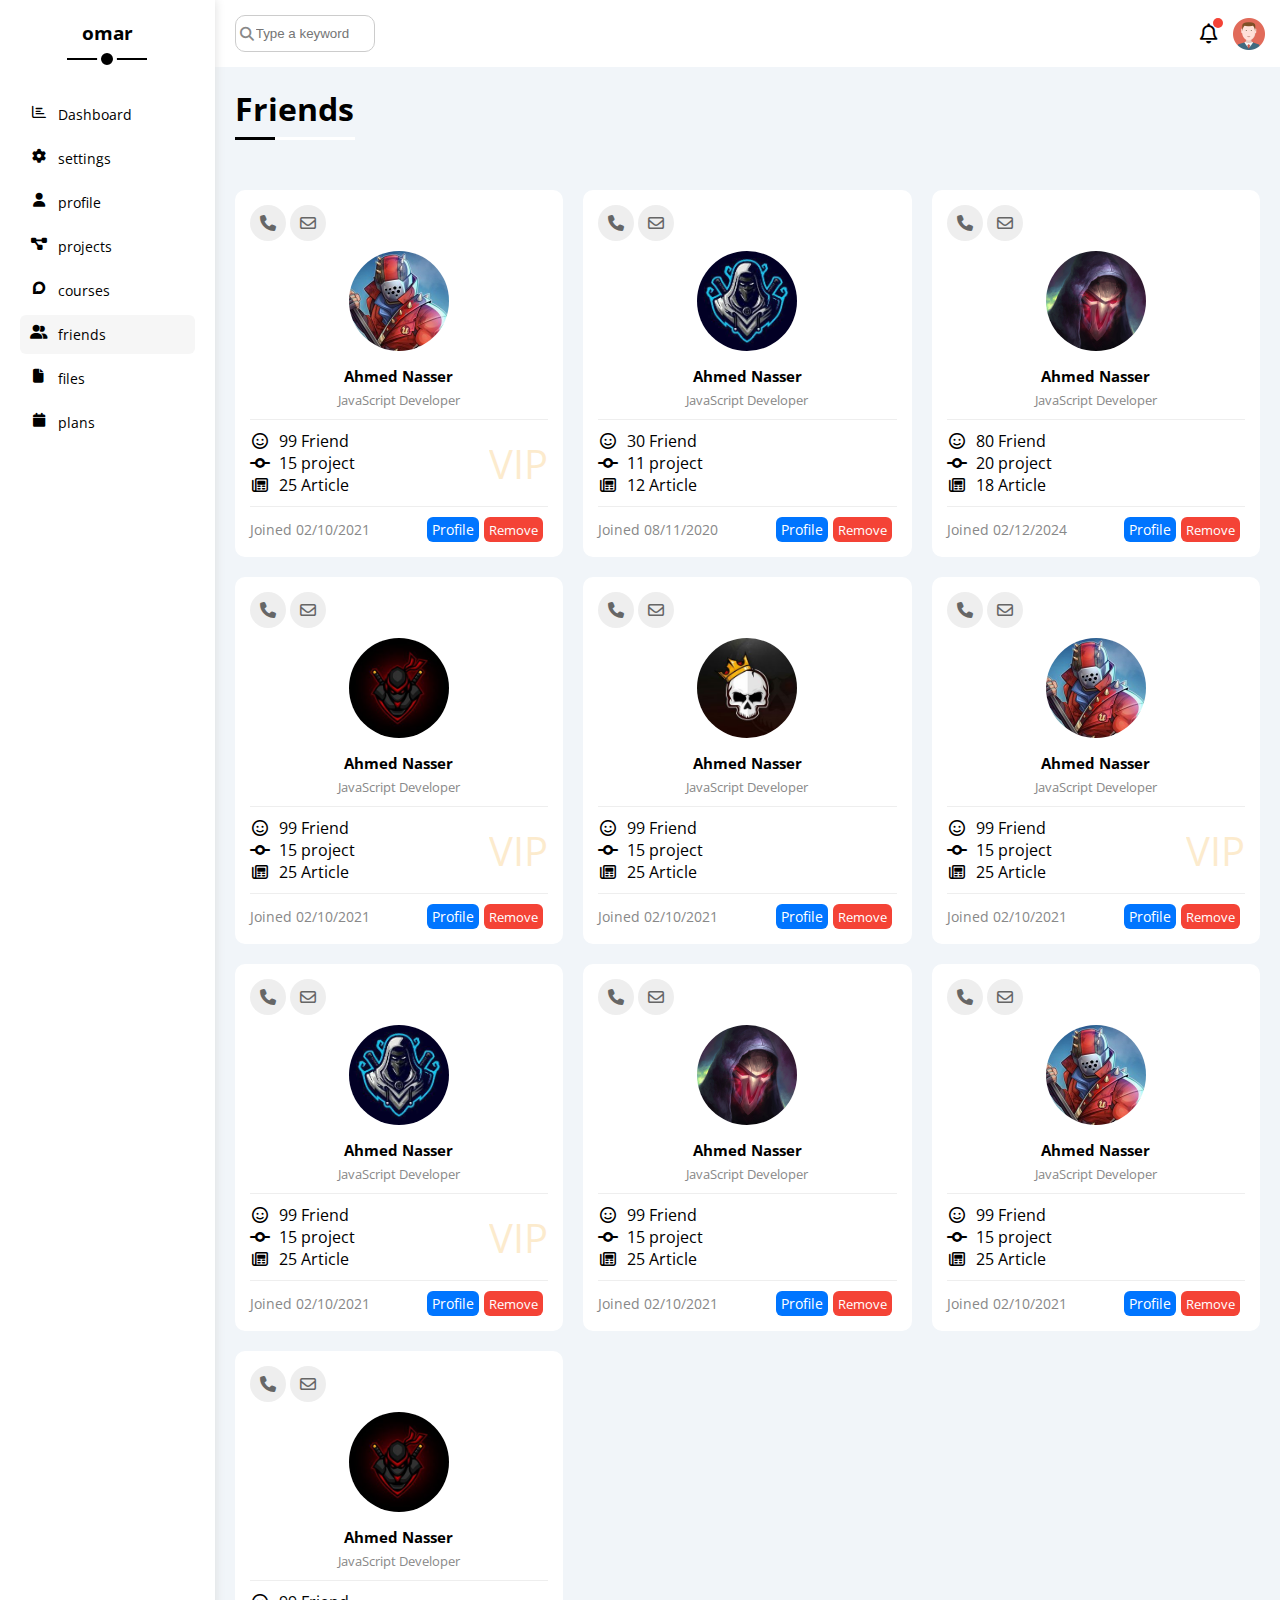
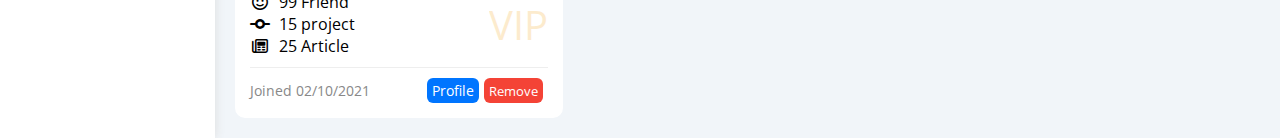
<file: Friends.html>
<!DOCTYPE html>
<html lang="en">
<head>
    <meta charset="UTF-8">
    <meta name="viewport" content="width=device-width, initial-scale=1.0">
    <title>Friends</title>
    <link rel="stylesheet" href="css/framework.css">
    <link rel="stylesheet" href="css/master.css">
    <link rel="stylesheet" href="css/all.min.css">
    <link rel="preconnect" href="https://fonts.googlepis.com">
    <link rel="preconnect" href="https://fonts.gstatic.com" crossorigin>
    <link href="https://fonts.googleapis.com/css2?family=Open+Sans:wght@300;500&display=swap" rel="stylesheet" />
</head>
<body>
    <div class="page d-flex ">
        <div class="sidebar bg-color p-20 p-relative">
            <h3 class="p-relative txt-c mt-0">omar</h2>
            <ul>
                <li>
                    <a class=" d-flex txt-c fs-14 c-black rad-6 p-10" href="index.html">
                        <i class="fa-regular fa-chart-bar fa-fw"></i>
                        <span>Dashboard</span>
                    </a>
                </li>
                <li>
                    <a class=" d-flex txt-c fs-14 c-black rad-6 p-10" href="settings.html">
                        <i class="fa-solid fa-gear fa-fw"></i>
                        <span>settings</span>
                    </a>
                </li>
                <li>
                    <a class=" d-flex txt-c fs-14 c-black rad-6 p-10" href="profile.html">
                        <i class="fa-solid fa-user fa-fw"></i>
                        <span>profile</span>
                    </a>
                </li>
                <li>
                    <a class=" d-flex txt-c fs-14 c-black rad-6 p-10" href="projects.html">
                        <i class="fa-solid fa-diagram-project fa-fw"></i>
                        <span>projects</span>
                    </a>
                </li>
                <li>
                    <a class=" d-flex txt-c fs-14 c-black rad-6 p-10" href="courses.html">
                        <i class="fa-brands fa-discourse fa-fw"></i>
                        <span>courses</span>
                    </a>
                </li>
                <li>
                    <a class=" active d-flex txt-c fs-14 c-black rad-6 p-10" href="Friends.html">
                        <i class="fa-solid fa-user-group fa-fw"></i>
                        <span>friends</span>
                    </a>
                </li>
                <li>
                    <a class=" d-flex txt-c fs-14 c-black rad-6 p-10" href="files.html">
                        <i class="fa-solid fa-file fa-fw"></i>
                        <span>files</span>
                    </a>
                </li>
                <li>
                    <a class=" d-flex txt-c fs-14 c-black rad-6 p-10" href="plans.html">
                        <i class="fa-solid fa-calendar fa-fw"></i>
                        <span>plans</span>
                    </a>
                </li>
            </ul>
        </div>
        <div class="content w-full">
            <!-- start head -->
            <div class="head bg-white p-15 between-flex ">
                <div class="search p-relative">
                    <input class="p-10 " type="search" placeholder="Type a keyword">
                </div>
                <div class="icons d-flex align-center">
                    <span class="notification p-relative "> <i class="fa-regular fa-bell fa-lg"></i></span>
                    <img src="imgs/avatar.png" alt="">
                </div>
            </div>
            <!-- end head -->
            <h1 class="p-relative">Friends</h1>
             <div class="friends-bage p-20">
                <div class="friends p-relative bg-white rad-10 p-15">
                    <div class="contact d-block">
                        <i class="fa-solid fa-phone bg-gray"></i>
                        <i class="fa-regular fa-envelope bg-gray"></i>
                    </div>
                    <div class="image txt-c">
                        <img  src="imgs/friend-01.jpg" alt="">
                        <h3 class="fs-15 m-0 fw-bold">Ahmed Nasser</h3>
                        <p class="fs-13 c-gray mt-5 mb-10">JavaScript Developer</p>
                    </div>
                    <div class="info pt-10 pb-10 mb-10 p-relative">
                        <span class=" vib p-absolute">VIP</span>
                        <div class="friend">
                           <span> <i class="fa-regular fa-face-smile fa-fw mr-5"></i></span>
                           <span>99</span>
                           <span>Friend</span>
                        </div>
                        <div class="projects">
                            <span><i class="fa-solid fa-code-commit fa-fw mr-5"></i></span>
                            <span>15</span>
                            <span>project</span>
                        </div>
                        <div class="articles">
                            <span><i class="fa-regular fa-newspaper fa-fw mr-5"></i></span>
                            <span>25</span>
                            <span>Article</span>
                        </div>
                    </div>
                    <div class="date between-flex">
                        <span class="fs-14 c-gray">Joined 02/10/2021</span>
                        <div class="btns d-flex">
                            <span class="fs-14 bg-blue rad-6 mr-5 p-3-5"><a class="c-white " href="profile.html">Profile</a></span>
                            <span class="fs-14 bg-red rad-6 mr-5 p-3-5"><a class="c-white fs-13" href="#">Remove</a></span>
                        </div>
                    </div>

                </div>
                <div class="friends p-relative bg-white rad-10 p-15">
                    <div class="contact d-block">
                        <i class="fa-solid fa-phone bg-gray"></i>
                        <i class="fa-regular fa-envelope bg-gray"></i>
                    </div>
                    <div class="image txt-c">
                        <img  src="imgs/friend-02.jpg" alt="">
                        <h3 class="fs-15 m-0 fw-bold">Ahmed Nasser</h3>
                        <p class="fs-13 c-gray mt-5 mb-10">JavaScript Developer</p>
                    </div>
                    <div class="info pt-10 pb-10 mb-10 p-relative">
                        <div class="friend">
                           <span> <i class="fa-regular fa-face-smile fa-fw mr-5"></i></span>
                           <span>30</span>
                           <span>Friend</span>
                        </div>
                        <div class="projects">
                            <span><i class="fa-solid fa-code-commit fa-fw mr-5"></i></span>
                            <span>11</span>
                            <span>project</span>
                        </div>
                        <div class="articles">
                            <span><i class="fa-regular fa-newspaper fa-fw mr-5"></i></span>
                            <span>12</span>
                            <span>Article</span>
                        </div>
                    </div>
                    <div class="date between-flex">
                        <span class="fs-14 c-gray">Joined 08/11/2020</span>
                        <div class="btns d-flex">
                            <span class="fs-14 bg-blue rad-6 mr-5 p-3-5"><a class="c-white " href="profile.html">Profile</a></span>
                            <span class="fs-14 bg-red rad-6 mr-5 p-3-5"><a class="c-white fs-13" href="#">Remove</a></span>
                        </div>
                    </div>

                </div>
                <div class="friends p-relative bg-white rad-10 p-15">
                    <div class="contact d-block">
                        <i class="fa-solid fa-phone bg-gray"></i>
                        <i class="fa-regular fa-envelope bg-gray"></i>
                    </div>
                    <div class="image txt-c">
                        <img  src="imgs/friend-03.jpg" alt="">
                        <h3 class="fs-15 m-0 fw-bold">Ahmed Nasser</h3>
                        <p class="fs-13 c-gray mt-5 mb-10">JavaScript Developer</p>
                    </div>
                    <div class="info pt-10 pb-10 mb-10 p-relative">
                        <div class="friend">
                           <span> <i class="fa-regular fa-face-smile fa-fw mr-5"></i></span>
                           <span>80</span>
                           <span>Friend</span>
                        </div>
                        <div class="projects">
                            <span><i class="fa-solid fa-code-commit fa-fw mr-5"></i></span>
                            <span>20</span>
                            <span>project</span>
                        </div>
                        <div class="articles">
                            <span><i class="fa-regular fa-newspaper fa-fw mr-5"></i></span>
                            <span>18</span>
                            <span>Article</span>
                        </div>
                    </div>
                    <div class="date between-flex">
                        <span class="fs-14 c-gray">Joined 02/12/2024</span>
                        <div class="btns d-flex">
                            <span class="fs-14 bg-blue rad-6 mr-5 p-3-5"><a class="c-white " href="profile.html">Profile</a></span>
                            <span class="fs-14 bg-red rad-6 mr-5 p-3-5"><a class="c-white fs-13" href="#">Remove</a></span>
                        </div>
                    </div>

                </div>
                <div class="friends p-relative bg-white rad-10 p-15">
                    <div class="contact d-block">
                        <i class="fa-solid fa-phone bg-gray"></i>
                        <i class="fa-regular fa-envelope bg-gray"></i>
                    </div>
                    <div class="image txt-c">
                        <img  src="imgs/friend-04.jpg" alt="">
                        <h3 class="fs-15 m-0 fw-bold">Ahmed Nasser</h3>
                        <p class="fs-13 c-gray mt-5 mb-10">JavaScript Developer</p>
                    </div>
                    <div class="info pt-10 pb-10 mb-10 p-relative">
                        <span class=" vib p-absolute">VIP</span>
                        <div class="friend">
                           <span> <i class="fa-regular fa-face-smile fa-fw mr-5"></i></span>
                           <span>99</span>
                           <span>Friend</span>
                        </div>
                        <div class="projects">
                            <span><i class="fa-solid fa-code-commit fa-fw mr-5"></i></span>
                            <span>15</span>
                            <span>project</span>
                        </div>
                        <div class="articles">
                            <span><i class="fa-regular fa-newspaper fa-fw mr-5"></i></span>
                            <span>25</span>
                            <span>Article</span>
                        </div>
                    </div>
                    <div class="date between-flex">
                        <span class="fs-14 c-gray">Joined 02/10/2021</span>
                        <div class="btns d-flex ">
                            <span class="fs-14 bg-blue rad-6 mr-5 p-3-5"><a class="c-white " href="profile.html">Profile</a></span>
                            <span class="fs-14 bg-red rad-6 mr-5 p-3-5"><a class="c-white fs-13" href="#">Remove</a></span>
                        </div>
                    </div>

                </div>
                <div class="friends p-relative bg-white rad-10 p-15">
                    <div class="contact d-block">
                        <i class="fa-solid fa-phone bg-gray"></i>
                        <i class="fa-regular fa-envelope bg-gray"></i>
                    </div>
                    <div class="image txt-c">
                        <img  src="imgs/friend-05.jpg" alt="">
                        <h3 class="fs-15 m-0 fw-bold">Ahmed Nasser</h3>
                        <p class="fs-13 c-gray mt-5 mb-10">JavaScript Developer</p>
                    </div>
                    <div class="info pt-10 pb-10 mb-10 p-relative">
                        <div class="friend">
                           <span> <i class="fa-regular fa-face-smile fa-fw mr-5"></i></span>
                           <span>99</span>
                           <span>Friend</span>
                        </div>
                        <div class="projects">
                            <span><i class="fa-solid fa-code-commit fa-fw mr-5"></i></span>
                            <span>15</span>
                            <span>project</span>
                        </div>
                        <div class="articles">
                            <span><i class="fa-regular fa-newspaper fa-fw mr-5"></i></span>
                            <span>25</span>
                            <span>Article</span>
                        </div>
                    </div>
                    <div class="date between-flex">
                        <span class="fs-14 c-gray">Joined 02/10/2021</span>
                        <div class="btns d-flex">
                            <span class="fs-14 bg-blue rad-6 mr-5 p-3-5"><a class="c-white " href="profile.html">Profile</a></span>
                            <span class="fs-14 bg-red rad-6 mr-5 p-3-5"><a class="c-white fs-13" href="#">Remove</a></span>
                        </div>
                    </div>

                </div>
                <div class="friends p-relative bg-white rad-10 p-15">
                    <div class="contact d-block">
                        <i class="fa-solid fa-phone bg-gray"></i>
                        <i class="fa-regular fa-envelope bg-gray"></i>
                    </div>
                    <div class="image txt-c">
                        <img  src="imgs/friend-01.jpg" alt="">
                        <h3 class="fs-15 m-0 fw-bold">Ahmed Nasser</h3>
                        <p class="fs-13 c-gray mt-5 mb-10">JavaScript Developer</p>
                    </div>
                    <div class="info pt-10 pb-10 mb-10 p-relative">
                        <span class=" vib p-absolute">VIP</span>
                        <div class="friend">
                           <span> <i class="fa-regular fa-face-smile fa-fw mr-5"></i></span>
                           <span>99</span>
                           <span>Friend</span>
                        </div>
                        <div class="projects">
                            <span><i class="fa-solid fa-code-commit fa-fw mr-5"></i></span>
                            <span>15</span>
                            <span>project</span>
                        </div>
                        <div class="articles">
                            <span><i class="fa-regular fa-newspaper fa-fw mr-5"></i></span>
                            <span>25</span>
                            <span>Article</span>
                        </div>
                    </div>
                    <div class="date between-flex">
                        <span class="fs-14 c-gray">Joined 02/10/2021</span>
                        <div class="btns d-flex">
                            <span class="fs-14 bg-blue rad-6 mr-5 p-3-5"><a class="c-white " href="profile.html">Profile</a></span>
                            <span class="fs-14 bg-red rad-6 mr-5 p-3-5"><a class="c-white fs-13" href="#">Remove</a></span>
                        </div>
                    </div>

                </div>
                <div class="friends p-relative bg-white rad-10 p-15">
                    <div class="contact d-block">
                        <i class="fa-solid fa-phone bg-gray"></i>
                        <i class="fa-regular fa-envelope bg-gray"></i>
                    </div>
                    <div class="image txt-c">
                        <img  src="imgs/friend-02.jpg" alt="">
                        <h3 class="fs-15 m-0 fw-bold">Ahmed Nasser</h3>
                        <p class="fs-13 c-gray mt-5 mb-10">JavaScript Developer</p>
                    </div>
                    <div class="info pt-10 pb-10 mb-10 p-relative">
                        <span class=" vib p-absolute">VIP</span>
                        <div class="friend">
                           <span> <i class="fa-regular fa-face-smile fa-fw mr-5"></i></span>
                           <span>99</span>
                           <span>Friend</span>
                        </div>
                        <div class="projects">
                            <span><i class="fa-solid fa-code-commit fa-fw mr-5"></i></span>
                            <span>15</span>
                            <span>project</span>
                        </div>
                        <div class="articles">
                            <span><i class="fa-regular fa-newspaper fa-fw mr-5"></i></span>
                            <span>25</span>
                            <span>Article</span>
                        </div>
                    </div>
                    <div class="date between-flex">
                        <span class="fs-14 c-gray">Joined 02/10/2021</span>
                        <div class="btns d-flex">
                            <span class="fs-14 bg-blue rad-6 mr-5 p-3-5"><a class="c-white " href="profile.html">Profile</a></span>
                            <span class="fs-14 bg-red rad-6 mr-5 p-3-5"><a class="c-white fs-13" href="#">Remove</a></span>
                        </div>
                    </div>

                </div>
                <div class="friends p-relative bg-white rad-10 p-15">
                    <div class="contact d-block">
                        <i class="fa-solid fa-phone bg-gray"></i>
                        <i class="fa-regular fa-envelope bg-gray"></i>
                    </div>
                    <div class="image txt-c">
                        <img  src="imgs/friend-03.jpg" alt="">
                        <h3 class="fs-15 m-0 fw-bold">Ahmed Nasser</h3>
                        <p class="fs-13 c-gray mt-5 mb-10">JavaScript Developer</p>
                    </div>
                    <div class="info pt-10 pb-10 mb-10 p-relative">
                        <div class="friend">
                           <span> <i class="fa-regular fa-face-smile fa-fw mr-5"></i></span>
                           <span>99</span>
                           <span>Friend</span>
                        </div>
                        <div class="projects">
                            <span><i class="fa-solid fa-code-commit fa-fw mr-5"></i></span>
                            <span>15</span>
                            <span>project</span>
                        </div>
                        <div class="articles">
                            <span><i class="fa-regular fa-newspaper fa-fw mr-5"></i></span>
                            <span>25</span>
                            <span>Article</span>
                        </div>
                    </div>
                    <div class="date between-flex">
                        <span class="fs-14 c-gray">Joined 02/10/2021</span>
                        <div class="btns d-flex">
                            <span class="fs-14 bg-blue rad-6 mr-5 p-3-5"><a class="c-white " href="profile.html">Profile</a></span>
                            <span class="fs-14 bg-red rad-6 mr-5 p-3-5"><a class="c-white fs-13" href="#">Remove</a></span>
                        </div>
                    </div>

                </div>
                <div class="friends p-relative bg-white rad-10 p-15">
                    <div class="contact d-block">
                        <i class="fa-solid fa-phone bg-gray"></i>
                        <i class="fa-regular fa-envelope bg-gray"></i>
                    </div>
                    <div class="image txt-c">
                        <img  src="imgs/friend-01.jpg" alt="">
                        <h3 class="fs-15 m-0 fw-bold">Ahmed Nasser</h3>
                        <p class="fs-13 c-gray mt-5 mb-10">JavaScript Developer</p>
                    </div>
                    <div class="info pt-10 pb-10 mb-10 p-relative">
                        <div class="friend">
                           <span> <i class="fa-regular fa-face-smile fa-fw mr-5"></i></span>
                           <span>99</span>
                           <span>Friend</span>
                        </div>
                        <div class="projects">
                            <span><i class="fa-solid fa-code-commit fa-fw mr-5"></i></span>
                            <span>15</span>
                            <span>project</span>
                        </div>
                        <div class="articles">
                            <span><i class="fa-regular fa-newspaper fa-fw mr-5"></i></span>
                            <span>25</span>
                            <span>Article</span>
                        </div>
                    </div>
                    <div class="date between-flex">
                        <span class="fs-14 c-gray">Joined 02/10/2021</span>
                        <div class="btns d-flex">
                            <span class="fs-14 bg-blue rad-6 mr-5 p-3-5"><a class="c-white " href="profile.html">Profile</a></span>
                            <span class="fs-14 bg-red rad-6 mr-5 p-3-5"><a class="c-white fs-13" href="#">Remove</a></span>
                        </div>
                    </div>

                </div>
                <div class="friends p-relative bg-white rad-10 p-15">
                    <div class="contact d-block">
                        <i class="fa-solid fa-phone bg-gray"></i>
                        <i class="fa-regular fa-envelope bg-gray"></i>
                    </div>
                    <div class="image txt-c">
                        <img  src="imgs/friend-04.jpg" alt="">
                        <h3 class="fs-15 m-0 fw-bold">Ahmed Nasser</h3>
                        <p class="fs-13 c-gray mt-5 mb-10">JavaScript Developer</p>
                    </div>
                    <div class="info pt-10 pb-10 mb-10 p-relative">
                        <span class=" vib p-absolute">VIP</span>
                        <div class="friend">
                           <span> <i class="fa-regular fa-face-smile fa-fw mr-5"></i></span>
                           <span>99</span>
                           <span>Friend</span>
                        </div>
                        <div class="projects">
                            <span><i class="fa-solid fa-code-commit fa-fw mr-5"></i></span>
                            <span>15</span>
                            <span>project</span>
                        </div>
                        <div class="articles">
                            <span><i class="fa-regular fa-newspaper fa-fw mr-5"></i></span>
                            <span>25</span>
                            <span>Article</span>
                        </div>
                    </div>
                    <div class="date between-flex">
                        <span class="fs-14 c-gray">Joined 02/10/2021</span>
                        <div class="btns d-flex ">
                            <span class="fs-14 bg-blue rad-6 mr-5 p-3-5"><a class="c-white " href="profile.html">Profile</a></span>
                            <span class="fs-14 bg-red rad-6 mr-5 p-3-5"><a class="c-white fs-13" href="#">Remove</a></span>
                        </div>
                    </div>

                </div>
             </div>
        </div>
    </div>

    <script src="JS/Friends.js"></script>
</body>
</html>
</file>
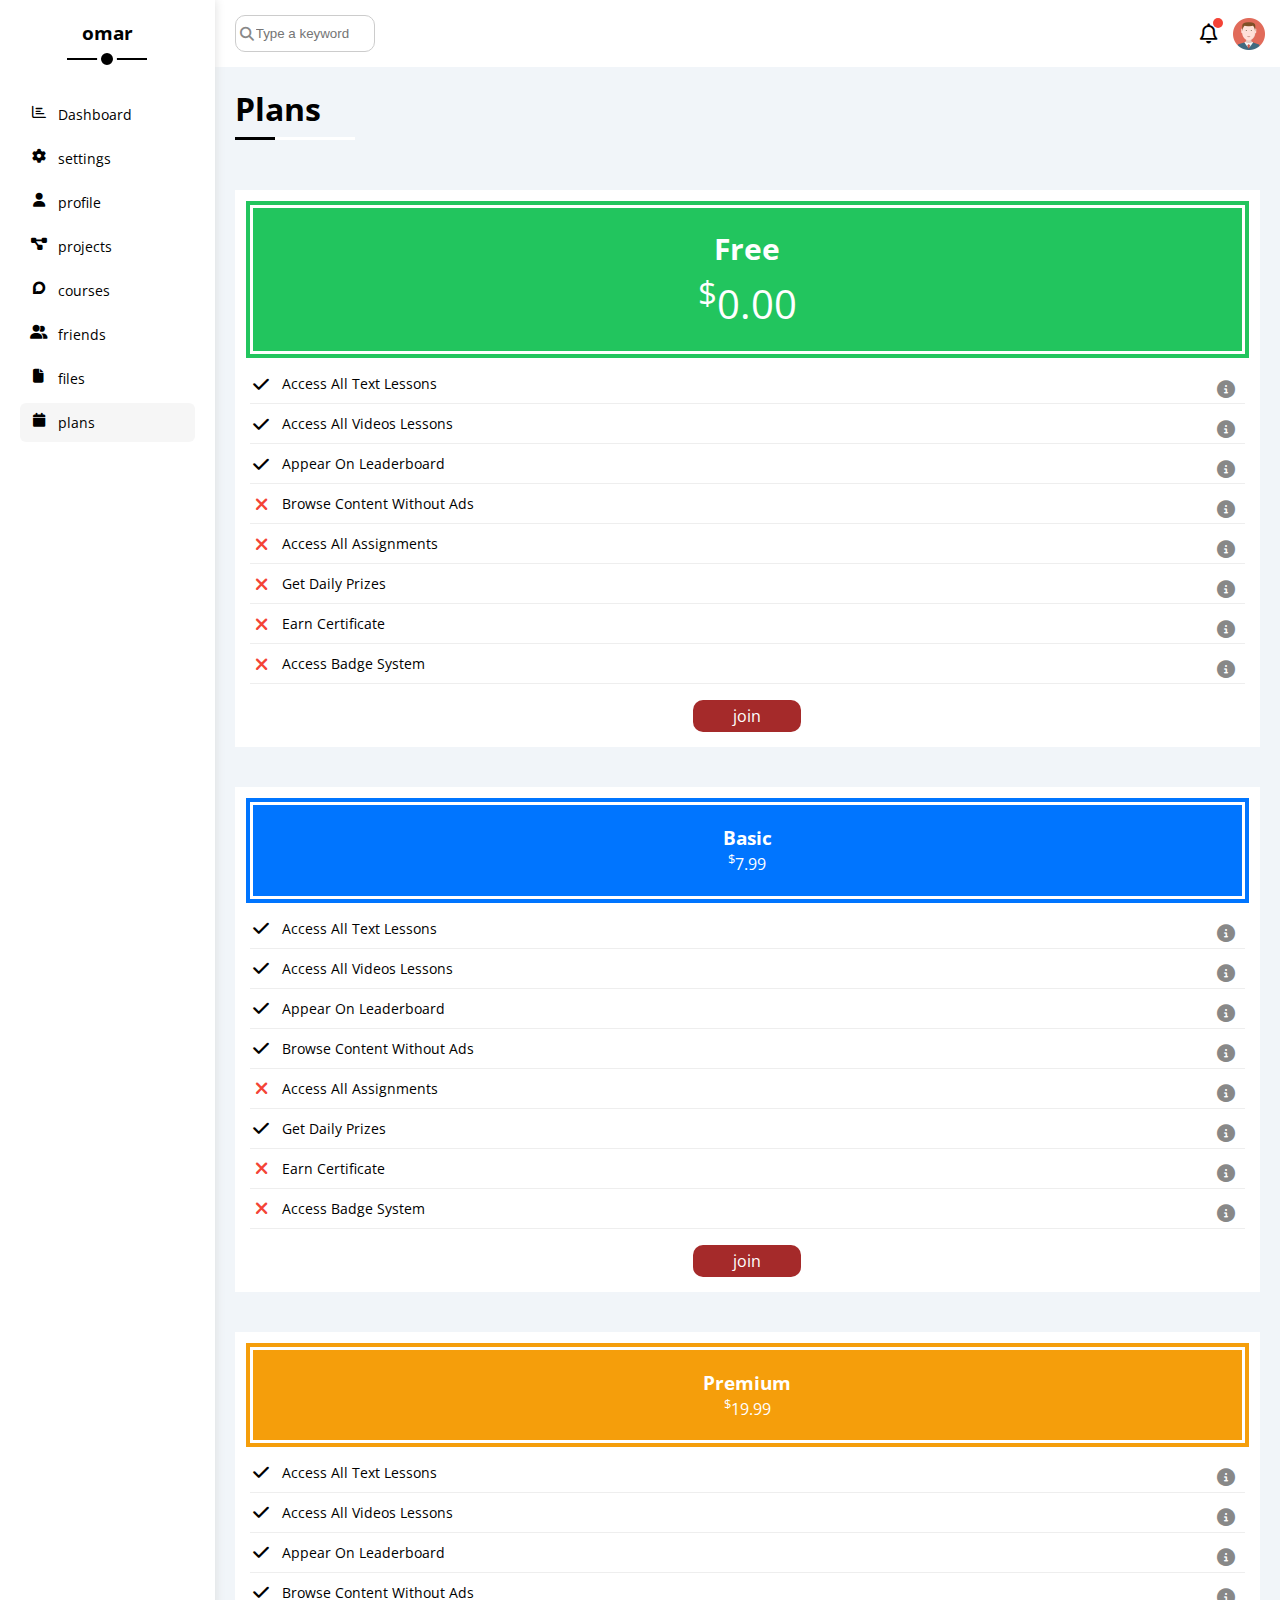
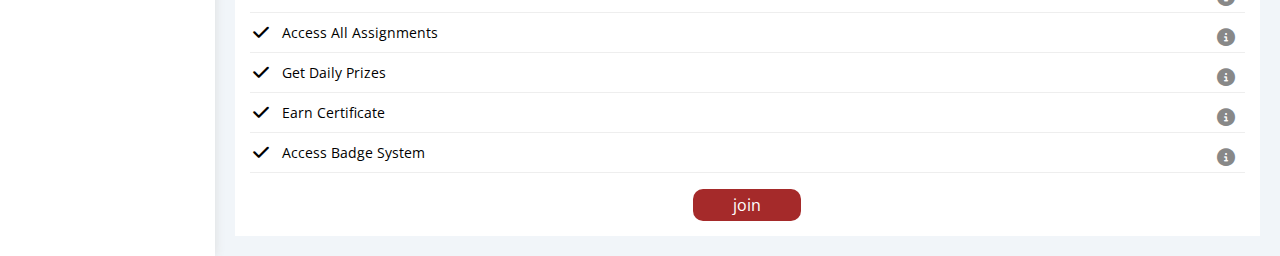
<file: Plans.html>
<!DOCTYPE html>
<html lang="en">
<head>
    <meta charset="UTF-8">
    <meta name="viewport" content="width=device-width, initial-scale=1.0">
    <title>Plans</title>
    <link rel="stylesheet" href="css/framework.css">
    <link rel="stylesheet" href="css/master.css">
    <link rel="stylesheet" href="css/all.min.css">
    <link rel="preconnect" href="https://fonts.googlepis.com">
    <link rel="preconnect" href="https://fonts.gstatic.com" crossorigin>
    <link href="https://fonts.googleapis.com/css2?family=Open+Sans:wght@300;500&display=swap" rel="stylesheet" />
</head>
<body>
    <div class="page d-flex">
        <div class="sidebar bg-color p-20 p-relative">
            <h3 class="p-relative txt-c mt-0">omar</h2>
            <ul>
                <li id="#">
                    <a class=" d-flex txt-c fs-14 c-black rad-6 p-10" href="index.html">
                        <i class="fa-regular fa-chart-bar fa-fw"></i>
                        <span>Dashboard</span>
                    </a>
                </li>
                <li>
                    <a class=" d-flex txt-c fs-14 c-black rad-6 p-10" href="settings.html">
                        <i class="fa-solid fa-gear fa-fw"></i>
                        <span>settings</span>
                    </a>
                </li>
                <li>
                    <a class=" d-flex txt-c fs-14 c-black rad-6 p-10" href="profile.html">
                        <i class="fa-solid fa-user fa-fw"></i>
                        <span>profile</span>
                    </a>
                </li>
                <li>
                    <a class=" d-flex txt-c fs-14 c-black rad-6 p-10" href="projects.html">
                        <i class="fa-solid fa-diagram-project fa-fw"></i>
                        <span>projects</span>
                    </a>
                </li>
                <li>
                    <a class=" d-flex txt-c fs-14 c-black rad-6 p-10" href="courses.html">
                        <i class="fa-brands fa-discourse fa-fw"></i>
                        <span>courses</span>
                    </a>
                </li>
                <li>
                    <a class=" d-flex txt-c fs-14 c-black rad-6 p-10" href="Friends.html">
                        <i class="fa-solid fa-user-group fa-fw"></i>
                        <span>friends</span>
                    </a>
                </li>
                <li>
                    <a class=" d-flex txt-c fs-14 c-black rad-6 p-10" href="files.html">
                        <i class="fa-solid fa-file fa-fw"></i>
                        <span>files</span>
                    </a>
                </li>
                <li>
                    <a class=" active d-flex txt-c fs-14 c-black rad-6 p-10" href="plans.html">
                        <i class="fa-solid fa-calendar fa-fw"></i>
                        <span>plans</span>
                    </a>
                </li>
            </ul>
        </div>
        <div class="content w-full">
            <!-- start head -->
            <div class="head bg-white p-15 between-flex ">
                <div class="search p-relative">
                    <input class="p-10 " type="search" placeholder="Type a keyword">
                </div>
                <div class="icons d-flex align-center">
                    <span class="notification p-relative "> <i class="fa-regular fa-bell fa-lg"></i></span>
                    <img src="imgs/avatar.png" alt="">
                </div>
            </div>
            <!-- end head -->
            <h1 class="p-relative">Plans</h1>

            <div class="plans-bage d-grid gap-20 p-20">
                <div class="plan bg-white  p-15">
                    <div class="free bg-green c-white p-20 mb-10 txt-c">
                        <h3 class="m-0">Free</h3>
                        <p class="m-0"><sup>$</sup>0.00</p>
                    </div>
                    <ul class="mt-20">
                    <li class="d-flex p-relative align-center"> 
                        <i class="fa-solid fa-check fa-fw yes"></i>
                        <span class="fs-14">Access All Text Lessons</span>
                        <i class="fa-solid fa-circle-info help c-gray "></i>
                    </li>
                    <li class="d-flex p-relative align-center"> 
                        <i class="fa-solid fa-check fa-fw yes"></i>
                        <span class="fs-14">Access All Videos Lessons</span>
                        <i class="fa-solid fa-circle-info help c-gray "></i>
                    </li>
                    <li class="d-flex p-relative align-center"> 
                        <i class="fa-solid fa-check fa-fw yes"></i>
                        <span class="fs-14">Appear On Leaderboard</span>
                        <i class="fa-solid fa-circle-info help c-gray "></i>
                    </li>
                    <li class="d-flex p-relative align-center"> 
                        <i class="fa-solid fa-xmark fa-fw c-red"></i>
                        <span class="fs-14">Browse Content Without Ads</span>
                        <i class="fa-solid fa-circle-info help c-gray "></i>
                    </li>
                    <li class="d-flex p-relative align-center"> 
                        <i class="fa-solid fa-xmark fa-fw c-red"></i>
                        <span class="fs-14">Access All Assignments</span>
                        <i class="fa-solid fa-circle-info help c-gray "></i>
                    </li>
                    <li class="d-flex p-relative align-center"> 
                        <i class="fa-solid fa-xmark fa-fw c-red"></i>
                        <span class="fs-14">Get Daily Prizes</span>
                        <i class="fa-solid fa-circle-info help c-gray "></i>
                    </li>
                    <li class="d-flex p-relative align-center"> 
                        <i class="fa-solid fa-xmark fa-fw c-red"></i>
                        <span class="fs-14">Earn Certificate</span>
                        <i class="fa-solid fa-circle-info help c-gray "></i>
                    </li>
                    <li class="d-flex p-relative align-center"> 
                        <i class="fa-solid fa-xmark fa-fw c-red"></i>
                        <span class="fs-14">Access Badge System</span>
                        <i class="fa-solid fa-circle-info help c-gray "></i>
                    </li>
                    </ul>

                    <a href="#" class="bg-green c-white join d-block p-10 txt-c">join</a>

                </div>
            </div>

            <div class="plans-bage d-grid gap-20 p-20">
                <div class="plan bg-white p-15">
                    <div class="Basic bg-green c-white p-20 mb-10 txt-c bg-orange">
                        <h3 class="m-0">Basic</h3>
                        <p class="m-0"><sup>$</sup>7.99</p>
                    </div>
                    <ul class="mt-20">
                    <li class="d-flex p-relative align-center"> 
                        <i class="fa-solid fa-check fa-fw yes"></i>
                        <span class="fs-14">Access All Text Lessons</span>
                        <i class="fa-solid fa-circle-info help c-gray "></i>
                    </li>
                    <li class="d-flex p-relative align-center"> 
                        <i class="fa-solid fa-check fa-fw yes"></i>
                        <span class="fs-14">Access All Videos Lessons</span>
                        <i class="fa-solid fa-circle-info help c-gray "></i>
                    </li>
                    <li class="d-flex p-relative align-center"> 
                        <i class="fa-solid fa-check fa-fw yes"></i>
                        <span class="fs-14">Appear On Leaderboard</span>
                        <i class="fa-solid fa-circle-info help c-gray "></i>
                    </li>
                    <li class="d-flex p-relative align-center"> 
                        <i class="fa-solid fa-check fa-fw yes"></i>
                        <span class="fs-14">Browse Content Without Ads</span>
                        <i class="fa-solid fa-circle-info help c-gray "></i>
                    </li>
                    <li class="d-flex p-relative align-center"> 
                        <i class="fa-solid fa-xmark fa-fw c-red"></i>
                        <span class="fs-14">Access All Assignments</span>
                        <i class="fa-solid fa-circle-info help c-gray "></i>
                    </li>
                    <li class="d-flex p-relative align-center"> 
                        <i class="fa-solid fa-check fa-fw yes"></i>
                        <span class="fs-14">Get Daily Prizes</span>
                        <i class="fa-solid fa-circle-info help c-gray "></i>
                    </li>
                    <li class="d-flex p-relative align-center"> 
                        <i class="fa-solid fa-xmark fa-fw c-red"></i>
                        <span class="fs-14">Earn Certificate</span>
                        <i class="fa-solid fa-circle-info help c-gray "></i>
                    </li>
                    <li class="d-flex p-relative align-center"> 
                        <i class="fa-solid fa-xmark fa-fw c-red"></i>
                        <span class="fs-14">Access Badge System</span>
                        <i class="fa-solid fa-circle-info help c-gray "></i>
                    </li>
                    </ul>

                    <a href="#" class="bg-green c-white join d-block p-10 txt-c">join</a>

                </div>
            </div>

            <div class="plans-bage d-grid gap-20 p-20">
                <div class="plan bg-white txt-c p-15">
                    <div class="Premium bg-blue c-white p-20 mb-10">
                        <h3 class="m-0">Premium</h3>
                        <p class="m-0"><sup>$</sup>19.99</p>
                    </div>
                    <ul class="mt-20">
                    <li class="d-flex p-relative align-center"> 
                        <i class="fa-solid fa-check fa-fw yes"></i>
                        <span class="fs-14">Access All Text Lessons</span>
                        <i class="fa-solid fa-circle-info help c-gray "></i>
                    </li>
                    <li class="d-flex p-relative align-center"> 
                        <i class="fa-solid fa-check fa-fw yes"></i>
                        <span class="fs-14">Access All Videos Lessons</span>
                        <i class="fa-solid fa-circle-info help c-gray "></i>
                    </li>
                    <li class="d-flex p-relative align-center"> 
                        <i class="fa-solid fa-check fa-fw yes"></i>
                        <span class="fs-14">Appear On Leaderboard</span>
                        <i class="fa-solid fa-circle-info help c-gray "></i>
                    </li>
                    <li class="d-flex p-relative align-center"> 
                        <i class="fa-solid fa-check fa-fw yes"></i>
                        <span class="fs-14">Browse Content Without Ads</span>
                        <i class="fa-solid fa-circle-info help c-gray "></i>
                    </li>
                    <li class="d-flex p-relative align-center"> 
                        <i class="fa-solid fa-check fa-fw yes"></i>
                        <span class="fs-14">Access All Assignments</span>
                        <i class="fa-solid fa-circle-info help c-gray "></i>
                    </li>
                    <li class="d-flex p-relative align-center"> 
                        <i class="fa-solid fa-check fa-fw yes"></i>
                        <span class="fs-14">Get Daily Prizes</span>
                        <i class="fa-solid fa-circle-info help c-gray "></i>
                    </li>
                    <li class="d-flex p-relative align-center"> 
                        <i class="fa-solid fa-check fa-fw yes"></i>
                        <span class="fs-14">Earn Certificate</span>
                        <i class="fa-solid fa-circle-info help c-gray "></i>
                    </li>
                    <li class="d-flex p-relative align-center"> 
                        <i class="fa-solid fa-check fa-fw yes"></i>
                        <span class="fs-14">Access Badge System</span>
                        <i class="fa-solid fa-circle-info help c-gray "></i>
                    </li>
                    </ul>

                    <a href="#" class="bg-green c-white join d-block p-10">join</a>

                </div>
            </div>

        </div>
    </div>
    <script src="JS/plans.js"></script>
</body>
</html>
<!-- <i class="fa-solid fa-code fa-lg c-orange"></i>
<i class="fa-solid fa-user fa-lg c-green"></i> -->
</file>
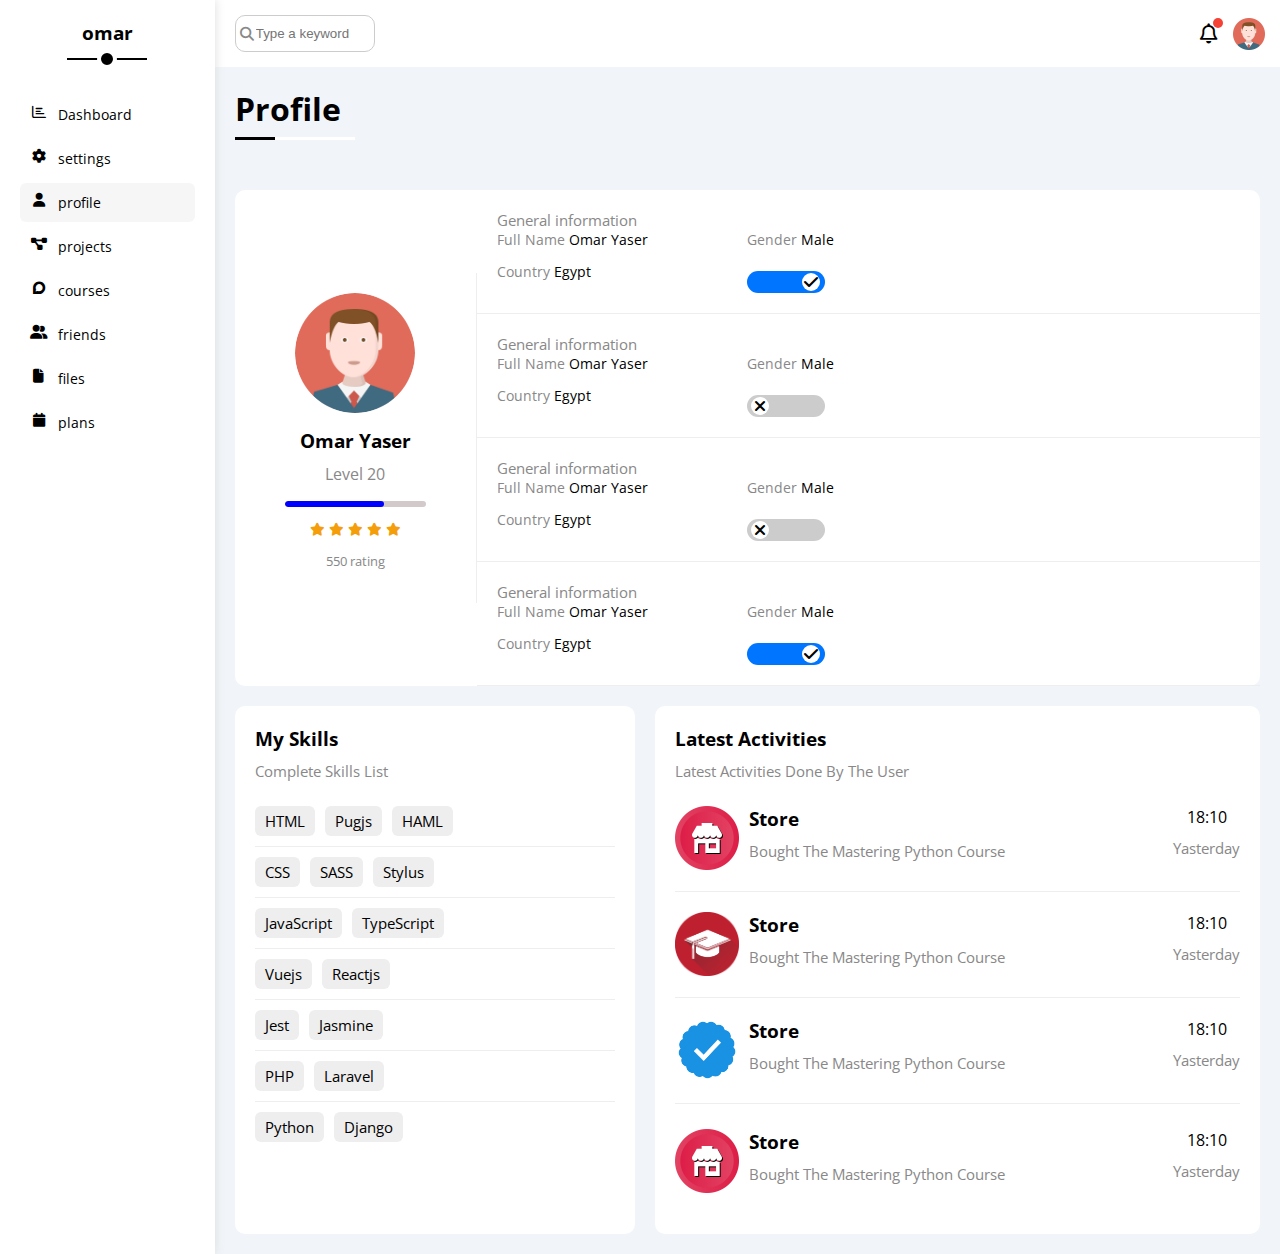
<file: profile.html>
<!DOCTYPE html>
<html lang="en">
<head>
    <meta charset="UTF-8">
    <meta name="viewport" content="width=device-width, initial-scale=1.0">
    <title>Profile</title>
    <link rel="stylesheet" href="css/framework.css">
    <link rel="stylesheet" href="css/master.css">
    <link rel="stylesheet" href="css/all.min.css">
    <link rel="preconnect" href="https://fonts.googlepis.com">
    <link rel="preconnect" href="https://fonts.gstatic.com" crossorigin>
    <link href="https://fonts.googleapis.com/css2?family=Open+Sans:wght@300;500&display=swap" rel="stylesheet" />
</head>
<body>
    <div class="page d-flex ">
        <div class="sidebar bg-color p-20 p-relative">
            <h3 class="p-relative txt-c mt-0">omar</h2>
            <ul>
                <li>
                    <a class=" d-flex txt-c fs-14 c-black rad-6 p-10" href="index.html">
                        <i class="fa-regular fa-chart-bar fa-fw"></i>
                        <span>Dashboard</span>
                    </a>
                </li>
                <li>
                    <a class=" d-flex txt-c fs-14 c-black rad-6 p-10" href="settings.html">
                        <i class="fa-solid fa-gear fa-fw"></i>
                        <span>settings</span>
                    </a>
                </li>
                <li>
                    <a class=" active d-flex txt-c fs-14 c-black rad-6 p-10" href="profile.html">
                        <i class="fa-solid fa-user fa-fw"></i>
                        <span>profile</span>
                    </a>
                </li>
                <li>
                    <a class=" d-flex txt-c fs-14 c-black rad-6 p-10" href="projects.html">
                        <i class="fa-solid fa-diagram-project fa-fw"></i>
                        <span>projects</span>
                    </a>
                </li>
                <li>
                    <a class=" d-flex txt-c fs-14 c-black rad-6 p-10" href="courses.html">
                        <i class="fa-brands fa-discourse fa-fw"></i>
                        <span>courses</span>
                    </a>
                </li>
                <li>
                    <a class=" d-flex txt-c fs-14 c-black rad-6 p-10" href="Friends.html">
                        <i class="fa-solid fa-user-group fa-fw"></i>
                        <span>friends</span>
                    </a>
                </li>
                <li>
                    <a class=" d-flex txt-c fs-14 c-black rad-6 p-10" href="files.html">
                        <i class="fa-solid fa-file fa-fw"></i>
                        <span>files</span>
                    </a>
                </li>
                <li>
                    <a class=" d-flex txt-c fs-14 c-black rad-6 p-10" href="plans.html">
                        <i class="fa-solid fa-calendar fa-fw"></i>
                        <span>plans</span>
                    </a>
                </li>
            </ul>
        </div>
        <div class="content w-full">
            <!-- start head -->
            <div class="head bg-white p-15 between-flex ">
                <div class="search p-relative">
                    <input class="p-10 " type="search" placeholder="Type a keyword">
                </div>
                <div class="icons d-flex align-center">
                    <span class="notification p-relative "> <i class="fa-regular fa-bell fa-lg"></i></span>
                    <img src="imgs/avatar.png" alt="">
                </div>
            </div>
            <!-- end head -->
            <h1 class="p-relative">Profile</h1>
            <div class="profile-bage mt-20 p-20">
                <!-- start overview -->
                <div class="overview bg-white rad-10 d-flex align-center">
                    <div class="avatar-box">
                        <img class="mb-10 rad-half" src="imgs/avatar.png" alt="">
                        <h3 class="m-0">Omar Yaser</h3>         
                        <p class="c-gray mt-10">Level 20</p>
                        <div class="level rad-6 bg-gray">
                            <span style="width: 70%"></span>
                        </div>
                        <div class="rating mt-10 mb-10">
                            <i class="fa-solid fa-star c-orange fs-13"></i>
                            <i class="fa-solid fa-star c-orange fs-13"></i>
                            <i class="fa-solid fa-star c-orange fs-13"></i>
                            <i class="fa-solid fa-star c-orange fs-13"></i>
                            <i class="fa-solid fa-star c-orange fs-13"></i>
                        </div>
                        <p class="c-gray fs-13 ">550 rating</p>
                    </div>

                    <div class="info-box">
                        <!-- start information row -->
                         <div class="box p-20 d-flex align-center">
                            <h4 class="c-gray fs-15 m-0 w-full fw-normal">General information</h4>
                            <div class="fs-14">
                                <span class="c-gray">Full Name</span>
                                <span>Omar Yaser</span>
                            </div>
                            <div class="fs-14">
                                <span class="c-gray">Gender</span>
                                <span>Male</span>
                            </div>
                            <div class="fs-14">
                                <span class="c-gray">Country</span>
                                <span>Egypt</span>
                            </div>
                            <label>
                                <input class="toggel-checkbox" type="checkbox" checked>
                                <div class="toggel-switch"></div>
                            </label>
                         </div>
                        <!-- end information row -->
                        <!-- start information row -->
                         <div class="box p-20 d-flex align-center">
                            <h4 class="c-gray fs-15 m-0 w-full fw-normal">General information</h4>
                            <div class="fs-14">
                                <span class="c-gray">Full Name</span>
                                <span>Omar Yaser</span>
                            </div>
                            <div class="fs-14">
                                <span class="c-gray">Gender</span>
                                <span>Male</span>
                            </div>
                            <div class="fs-14">
                                <span class="c-gray">Country</span>
                                <span>Egypt</span>
                            </div>
                            <label>
                                <input class="toggel-checkbox" type="checkbox" >
                                <div class="toggel-switch"></div>
                            </label>
                         </div>
                        <!-- end information row -->
                        <!-- start information row -->
                         <div class="box p-20 d-flex align-center">
                            <h4 class="c-gray fs-15 m-0 w-full fw-normal">General information</h4>
                            <div class="fs-14">
                                <span class="c-gray">Full Name</span>
                                <span>Omar Yaser</span>
                            </div>
                            <div class="fs-14">
                                <span class="c-gray">Gender</span>
                                <span>Male</span>
                            </div>
                            <div class="fs-14">
                                <span class="c-gray">Country</span>
                                <span>Egypt</span>
                            </div>
                            <label>
                                <input class="toggel-checkbox" type="checkbox" >
                                <div class="toggel-switch"></div>
                            </label>
                         </div>
                        <!-- end information row -->
                        <!-- start information row -->
                         <div class="box p-20 d-flex align-center">
                            <h4 class="c-gray fs-15 m-0 w-full fw-normal">General information</h4>
                            <div class="fs-14">
                                <span class="c-gray">Full Name</span>
                                <span>Omar Yaser</span>
                            </div>
                            <div class="fs-14">
                                <span class="c-gray">Gender</span>
                                <span>Male</span>
                            </div>
                            <div class="fs-14">
                                <span class="c-gray">Country</span>
                                <span>Egypt</span>
                            </div>
                            <label>
                                <input class="toggel-checkbox" type="checkbox" checked>
                                <div class="toggel-switch"></div>
                            </label>
                         </div>
                        <!-- end information row -->
                    </div>
                </div>
                <!-- end overview -->
                 <!-- start other data -->
                  <div class="other-data d-flex gap-20">
                    <div class="skills-card p-20 bg-white rad-10 mt-20">
                        <h3 class="mt-0 mb-10">My Skills</h3>
                        <p class="mt-0 mb-10 c-gray fs-15">Complete Skills List</p>
                        <ul class="mt-25 txt-c-mobile">
                            <li class="d-flex"><span>HTML</span><span>Pugjs</span><span>HAML</span></li>
                            <li class="d-flex"><span>CSS</span><span>SASS</span><span>Stylus</span></li>
                            <li class="d-flex"><span>JavaScript</span><span>TypeScript</span></li>
                            <li class="d-flex"><span>Vuejs</span><span>Reactjs</span></li>
                            <li class="d-flex"><span>Jest</span><span>Jasmine</span></li>
                            <li class="d-flex"><span>PHP</span><span>Laravel</span></li>
                            <li class="d-flex"><span>Python</span><span>Django</span></li>
                        </ul>
                    </div>
                    <div class="activities p-20 bg-white rad-10 mt-20  flex-one">
                        <h3 class="mt-0 mb-10">Latest Activities</h3>
                        <p class="mt-0 mb-10 c-gray fs-15">Latest Activities Done By The User</p>
                        <div class="box d-flex mb-20 mt-25">
                            <img src="imgs/activity-01.png" alt="">
                            <div class="store">
                                <h3 class="mt-0 mb-10">Store</h3>
                                <p class="mt-0 mb-10 c-gray fs-15">Bought The Mastering Python Course</p>
                            </div>
                            <div class="date txt-c">
                                <span class="d-block mb-10">18:10</span>
                                <span class="d-block c-gray fs-15">Yasterday</span>
                            </div>
                        </div>
                        <div class="box d-flex mb-20">
                            <img src="imgs/activity-02.png" alt="">
                            <div class="store">
                                <h3 class="mt-0 mb-10">Store</h3>
                                <p class="mt-0 mb-10 c-gray fs-15">Bought The Mastering Python Course</p>
                            </div>
                            <div class="date txt-c">
                                <span class="d-block mb-10">18:10</span>
                                <span class="d-block c-gray fs-15">Yasterday</span>
                            </div>
                        </div>
                        <div class="box d-flex mb-20">
                            <img src="imgs/activity-03.png" alt="">
                            <div class="store">
                                <h3 class="mt-0 mb-10">Store</h3>
                                <p class="mt-0 mb-10 c-gray fs-15">Bought The Mastering Python Course</p>
                            </div>
                            <div class="date txt-c">
                                <span class="d-block mb-10">18:10</span>
                                <span class="d-block c-gray fs-15">Yasterday</span>
                            </div>
                        </div>
                        <div class="box d-flex mb-20 mt-25">
                            <img src="imgs/activity-01.png" alt="">
                            <div class="store">
                                <h3 class="mt-0 mb-10">Store</h3>
                                <p class="mt-0 mb-10 c-gray fs-15">Bought The Mastering Python Course</p>
                            </div>
                            <div class="date txt-c">
                                <span class="d-block mb-10">18:10</span>
                                <span class="d-block c-gray fs-15">Yasterday</span>
                            </div>
                        </div>
                    </div>
                  </div>
                 <!-- end other data -->
            </div>
    </div>
    <script src="JS/profile.js"></script>
</body>
</html>
</file>
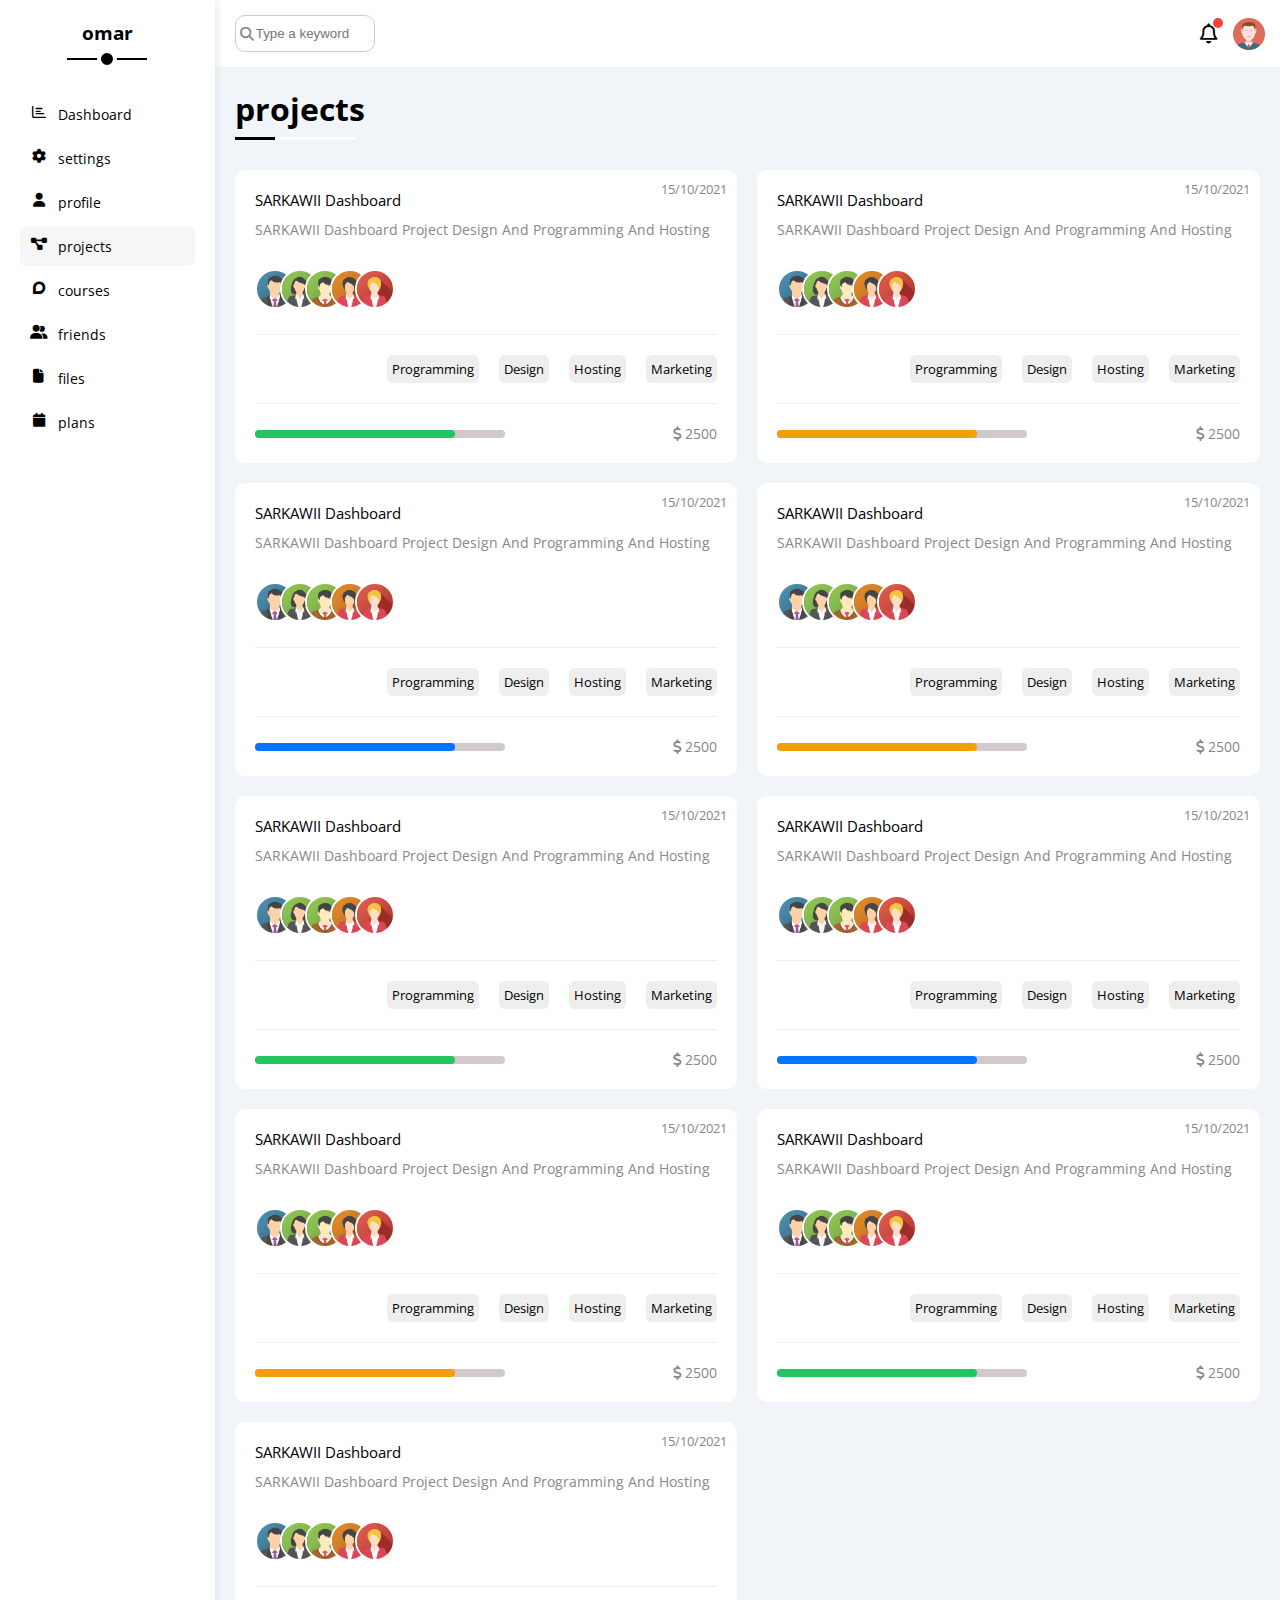
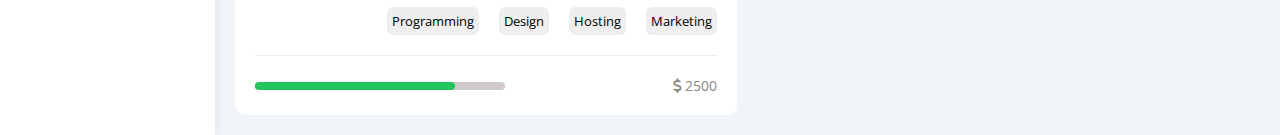
<file: projects.html>
<!DOCTYPE html>
<html lang="en">
<head>
    <meta charset="UTF-8">
    <meta name="viewport" content="width=device-width, initial-scale=1.0">
    <title>projects</title>
    <link rel="stylesheet" href="css/framework.css">
    <link rel="stylesheet" href="css/master.css">
    <link rel="stylesheet" href="css/all.min.css">
    <link rel="preconnect" href="https://fonts.googlepis.com">
    <link rel="preconnect" href="https://fonts.gstatic.com" crossorigin>
    <link href="https://fonts.googleapis.com/css2?family=Open+Sans:wght@300;500&display=swap" rel="stylesheet" />
</head>
<body>
    <div class="page d-flex ">
        <div class="sidebar bg-color p-20 p-relative">
            <h3 class="p-relative txt-c mt-0">omar</h2>
            <ul>
                <li>
                    <a class=" d-flex txt-c fs-14 c-black rad-6 p-10" href="index.html">
                        <i class="fa-regular fa-chart-bar fa-fw"></i>
                        <span>Dashboard</span>
                    </a>
                </li>
                <li>
                    <a class=" d-flex txt-c fs-14 c-black rad-6 p-10" href="settings.html">
                        <i class="fa-solid fa-gear fa-fw"></i>
                        <span>settings</span>
                    </a>
                </li>
                <li>
                    <a class=" d-flex txt-c fs-14 c-black rad-6 p-10" href="profile.html">
                        <i class="fa-solid fa-user fa-fw"></i>
                        <span>profile</span>
                    </a>
                </li>
                <li>
                    <a class=" active d-flex txt-c fs-14 c-black rad-6 p-10" href="projects.html">
                        <i class="fa-solid fa-diagram-project fa-fw"></i>
                        <span>projects</span>
                    </a>
                </li>
                <li>
                    <a class=" d-flex txt-c fs-14 c-black rad-6 p-10" href="courses.html">
                        <i class="fa-brands fa-discourse fa-fw"></i>
                        <span>courses</span>
                    </a>
                </li>
                <li>
                    <a class=" d-flex txt-c fs-14 c-black rad-6 p-10" href="Friends.html">
                        <i class="fa-solid fa-user-group fa-fw"></i>
                        <span>friends</span>
                    </a>
                </li>
                <li>
                    <a class=" d-flex txt-c fs-14 c-black rad-6 p-10" href="files.html">
                        <i class="fa-solid fa-file fa-fw"></i>
                        <span>files</span>
                    </a>
                </li>
                <li>
                    <a class=" d-flex txt-c fs-14 c-black rad-6 p-10" href="plans.html">
                        <i class="fa-solid fa-calendar fa-fw"></i>
                        <span>plans</span>
                    </a>
                </li>
            </ul>
        </div>
        <div class="content w-full">
            <!-- start head -->
            <div class="head bg-white p-15 between-flex ">
                <div class="search p-relative">
                    <input class="p-10 " type="search" placeholder="Type a keyword">
                </div>
                <div class="icons d-flex align-center">
                    <span class="notification p-relative "> <i class="fa-regular fa-bell fa-lg"></i></span>
                    <img src="imgs/avatar.png" alt="">
                </div>
            </div>
            <!-- end head -->
            <h1 class="p-relative">projects</h1>
             <div class="wrapper d-grid gap-20">
                <div class="projects-boxs bg-white p-20 rad-10 p-relative">
                    <span class="date fs-13 c-gray">15/10/2021</span>
                    <h4 class="m-0 fw-normal fs-15 ">SARKAWII Dashboard</h4>
                    <p class="c-gray mt-10 mb-10 fs-14">SARKAWII Dashboard Project Design And Programming And Hosting</p>
                    <div class="team d-flex align-center mb-20">
                        <a href="#"><img src="imgs/team-01.png" alt=""></a>
                        <a href="#"><img src="imgs/team-02.png" alt=""></a>
                        <a href="#"><img src="imgs/team-03.png" alt=""></a>
                        <a href="#"><img src="imgs/team-04.png" alt=""></a>
                        <a href="#"><img src="imgs/team-05.png" alt=""></a>
                    </div>
                    <div class="do d-flex">
                        <span>Programming</span>
                        <span>Design</span>
                        <span>Hosting</span>
                        <span>Marketing</span>
                    </div>
                    <div class="prog mt-20 between-flex">
                        <div class="progress bg-gray rad-6 p-relative">
                            <span style="width: 80%;" class="p-absolute bg-green"></span>
                        </div>
                        <div class="fs-14 c-gray">
                            <i class="fa-solid fa-dollar-sign"></i>
                            2500
                        </div>
                    </div>
                </div>
                <div class="projects-boxs bg-white p-20 rad-10 p-relative">
                    <span class="date fs-13 c-gray">15/10/2021</span>
                    <h4 class="m-0 fw-normal fs-15 ">SARKAWII Dashboard</h4>
                    <p class="c-gray mt-10 mb-10 fs-14">SARKAWII Dashboard Project Design And Programming And Hosting</p>
                    <div class="team d-flex align-center mb-20">
                        <a href="#"><img src="imgs/team-01.png" alt=""></a>
                        <a href="#"><img src="imgs/team-02.png" alt=""></a>
                        <a href="#"><img src="imgs/team-03.png" alt=""></a>
                        <a href="#"><img src="imgs/team-04.png" alt=""></a>
                        <a href="#"><img src="imgs/team-05.png" alt=""></a>
                    </div>
                    <div class="do d-flex">
                        <span>Programming</span>
                        <span>Design</span>
                        <span>Hosting</span>
                        <span>Marketing</span>
                    </div>
                    <div class="prog mt-20 between-flex">
                        <div class="progress bg-gray rad-6 p-relative">
                            <span style="width: 80%;" class="p-absolute bg-orange"></span>
                        </div>
                        <div class="fs-14 c-gray">
                            <i class="fa-solid fa-dollar-sign"></i>
                            2500
                        </div>
                    </div>
                </div>
                <div class="projects-boxs bg-white p-20 rad-10 p-relative">
                    <span class="date fs-13 c-gray">15/10/2021</span>
                    <h4 class="m-0 fw-normal fs-15 ">SARKAWII Dashboard</h4>
                    <p class="c-gray mt-10 mb-10 fs-14">SARKAWII Dashboard Project Design And Programming And Hosting</p>
                    <div class="team d-flex align-center mb-20">
                        <a href="#"><img src="imgs/team-01.png" alt=""></a>
                        <a href="#"><img src="imgs/team-02.png" alt=""></a>
                        <a href="#"><img src="imgs/team-03.png" alt=""></a>
                        <a href="#"><img src="imgs/team-04.png" alt=""></a>
                        <a href="#"><img src="imgs/team-05.png" alt=""></a>
                    </div>
                    <div class="do d-flex">
                        <span>Programming</span>
                        <span>Design</span>
                        <span>Hosting</span>
                        <span>Marketing</span>
                    </div>
                    <div class="prog mt-20 between-flex">
                        <div class="progress bg-gray rad-6 p-relative">
                            <span style="width: 80%;" class="p-absolute bg-blue"></span>
                        </div>
                        <div class="fs-14 c-gray">
                            <i class="fa-solid fa-dollar-sign"></i>
                            2500
                        </div>
                    </div>
                </div>
                <div class="projects-boxs bg-white p-20 rad-10 p-relative">
                    <span class="date fs-13 c-gray">15/10/2021</span>
                    <h4 class="m-0 fw-normal fs-15 ">SARKAWII Dashboard</h4>
                    <p class="c-gray mt-10 mb-10 fs-14">SARKAWII Dashboard Project Design And Programming And Hosting</p>
                    <div class="team d-flex align-center mb-20">
                        <a href="#"><img src="imgs/team-01.png" alt=""></a>
                        <a href="#"><img src="imgs/team-02.png" alt=""></a>
                        <a href="#"><img src="imgs/team-03.png" alt=""></a>
                        <a href="#"><img src="imgs/team-04.png" alt=""></a>
                        <a href="#"><img src="imgs/team-05.png" alt=""></a>
                    </div>
                    <div class="do d-flex">
                        <span>Programming</span>
                        <span>Design</span>
                        <span>Hosting</span>
                        <span>Marketing</span>
                    </div>
                    <div class="prog mt-20 between-flex">
                        <div class="progress bg-gray rad-6 p-relative">
                            <span style="width: 80%;" class="p-absolute bg-orange"></span>
                        </div>
                        <div class="fs-14 c-gray">
                            <i class="fa-solid fa-dollar-sign"></i>
                            2500
                        </div>
                    </div>
                </div>
                <div class="projects-boxs bg-white p-20 rad-10 p-relative">
                    <span class="date fs-13 c-gray">15/10/2021</span>
                    <h4 class="m-0 fw-normal fs-15 ">SARKAWII Dashboard</h4>
                    <p class="c-gray mt-10 mb-10 fs-14">SARKAWII Dashboard Project Design And Programming And Hosting</p>
                    <div class="team d-flex align-center mb-20">
                        <a href="#"><img src="imgs/team-01.png" alt=""></a>
                        <a href="#"><img src="imgs/team-02.png" alt=""></a>
                        <a href="#"><img src="imgs/team-03.png" alt=""></a>
                        <a href="#"><img src="imgs/team-04.png" alt=""></a>
                        <a href="#"><img src="imgs/team-05.png" alt=""></a>
                    </div>
                    <div class="do d-flex">
                        <span>Programming</span>
                        <span>Design</span>
                        <span>Hosting</span>
                        <span>Marketing</span>
                    </div>
                    <div class="prog mt-20 between-flex">
                        <div class="progress bg-gray rad-6 p-relative">
                            <span style="width: 80%;" class="p-absolute bg-green"></span>
                        </div>
                        <div class="fs-14 c-gray">
                            <i class="fa-solid fa-dollar-sign"></i>
                            2500
                        </div>
                    </div>
                </div>
                <div class="projects-boxs bg-white p-20 rad-10 p-relative">
                    <span class="date fs-13 c-gray">15/10/2021</span>
                    <h4 class="m-0 fw-normal fs-15 ">SARKAWII Dashboard</h4>
                    <p class="c-gray mt-10 mb-10 fs-14">SARKAWII Dashboard Project Design And Programming And Hosting</p>
                    <div class="team d-flex align-center mb-20">
                        <a href="#"><img src="imgs/team-01.png" alt=""></a>
                        <a href="#"><img src="imgs/team-02.png" alt=""></a>
                        <a href="#"><img src="imgs/team-03.png" alt=""></a>
                        <a href="#"><img src="imgs/team-04.png" alt=""></a>
                        <a href="#"><img src="imgs/team-05.png" alt=""></a>
                    </div>
                    <div class="do d-flex">
                        <span>Programming</span>
                        <span>Design</span>
                        <span>Hosting</span>
                        <span>Marketing</span>
                    </div>
                    <div class="prog mt-20 between-flex">
                        <div class="progress bg-gray rad-6 p-relative">
                            <span style="width: 80%;" class="p-absolute bg-blue"></span>
                        </div>
                        <div class="fs-14 c-gray">
                            <i class="fa-solid fa-dollar-sign"></i>
                            2500
                        </div>
                    </div>
                </div>
                <div class="projects-boxs bg-white p-20 rad-10 p-relative">
                    <span class="date fs-13 c-gray">15/10/2021</span>
                    <h4 class="m-0 fw-normal fs-15 ">SARKAWII Dashboard</h4>
                    <p class="c-gray mt-10 mb-10 fs-14">SARKAWII Dashboard Project Design And Programming And Hosting</p>
                    <div class="team d-flex align-center mb-20">
                        <a href="#"><img src="imgs/team-01.png" alt=""></a>
                        <a href="#"><img src="imgs/team-02.png" alt=""></a>
                        <a href="#"><img src="imgs/team-03.png" alt=""></a>
                        <a href="#"><img src="imgs/team-04.png" alt=""></a>
                        <a href="#"><img src="imgs/team-05.png" alt=""></a>
                    </div>
                    <div class="do d-flex">
                        <span>Programming</span>
                        <span>Design</span>
                        <span>Hosting</span>
                        <span>Marketing</span>
                    </div>
                    <div class="prog mt-20 between-flex">
                        <div class="progress bg-gray rad-6 p-relative">
                            <span style="width: 80%;" class="p-absolute bg-orange"></span>
                        </div>
                        <div class="fs-14 c-gray">
                            <i class="fa-solid fa-dollar-sign"></i>
                            2500
                        </div>
                    </div>
                </div>
                <div class="projects-boxs bg-white p-20 rad-10 p-relative">
                    <span class="date fs-13 c-gray">15/10/2021</span>
                    <h4 class="m-0 fw-normal fs-15 ">SARKAWII Dashboard</h4>
                    <p class="c-gray mt-10 mb-10 fs-14">SARKAWII Dashboard Project Design And Programming And Hosting</p>
                    <div class="team d-flex align-center mb-20">
                        <a href="#"><img src="imgs/team-01.png" alt=""></a>
                        <a href="#"><img src="imgs/team-02.png" alt=""></a>
                        <a href="#"><img src="imgs/team-03.png" alt=""></a>
                        <a href="#"><img src="imgs/team-04.png" alt=""></a>
                        <a href="#"><img src="imgs/team-05.png" alt=""></a>
                    </div>
                    <div class="do d-flex">
                        <span>Programming</span>
                        <span>Design</span>
                        <span>Hosting</span>
                        <span>Marketing</span>
                    </div>
                    <div class="prog mt-20 between-flex">
                        <div class="progress bg-gray rad-6 p-relative">
                            <span style="width: 80%;" class="p-absolute bg-green"></span>
                        </div>
                        <div class="fs-14 c-gray">
                            <i class="fa-solid fa-dollar-sign"></i>
                            2500
                        </div>
                    </div>
                </div>
                <div class="projects-boxs bg-white p-20 rad-10 p-relative mb-20">
                    <span class="date fs-13 c-gray">15/10/2021</span>
                    <h4 class="m-0 fw-normal fs-15 ">SARKAWII Dashboard</h4>
                    <p class="c-gray mt-10 mb-10 fs-14">SARKAWII Dashboard Project Design And Programming And Hosting</p>
                    <div class="team d-flex align-center mb-20">
                        <a href="#"><img src="imgs/team-01.png" alt=""></a>
                        <a href="#"><img src="imgs/team-02.png" alt=""></a>
                        <a href="#"><img src="imgs/team-03.png" alt=""></a>
                        <a href="#"><img src="imgs/team-04.png" alt=""></a>
                        <a href="#"><img src="imgs/team-05.png" alt=""></a>
                    </div>
                    <div class="do d-flex">
                        <span>Programming</span>
                        <span>Design</span>
                        <span>Hosting</span>
                        <span>Marketing</span>
                    </div>
                    <div class="prog mt-20 between-flex">
                        <div class="progress bg-gray rad-6 p-relative">
                            <span style="width: 80%;" class="p-absolute bg-green"></span>
                        </div>
                        <div class="fs-14 c-gray ">
                            <i class="fa-solid fa-dollar-sign"></i>
                            2500
                        </div>
                    </div>
                </div>
             </div>
        </div>
    </div>
    <script src="JS/projects.js"></script>
</body>
</html>
</file>
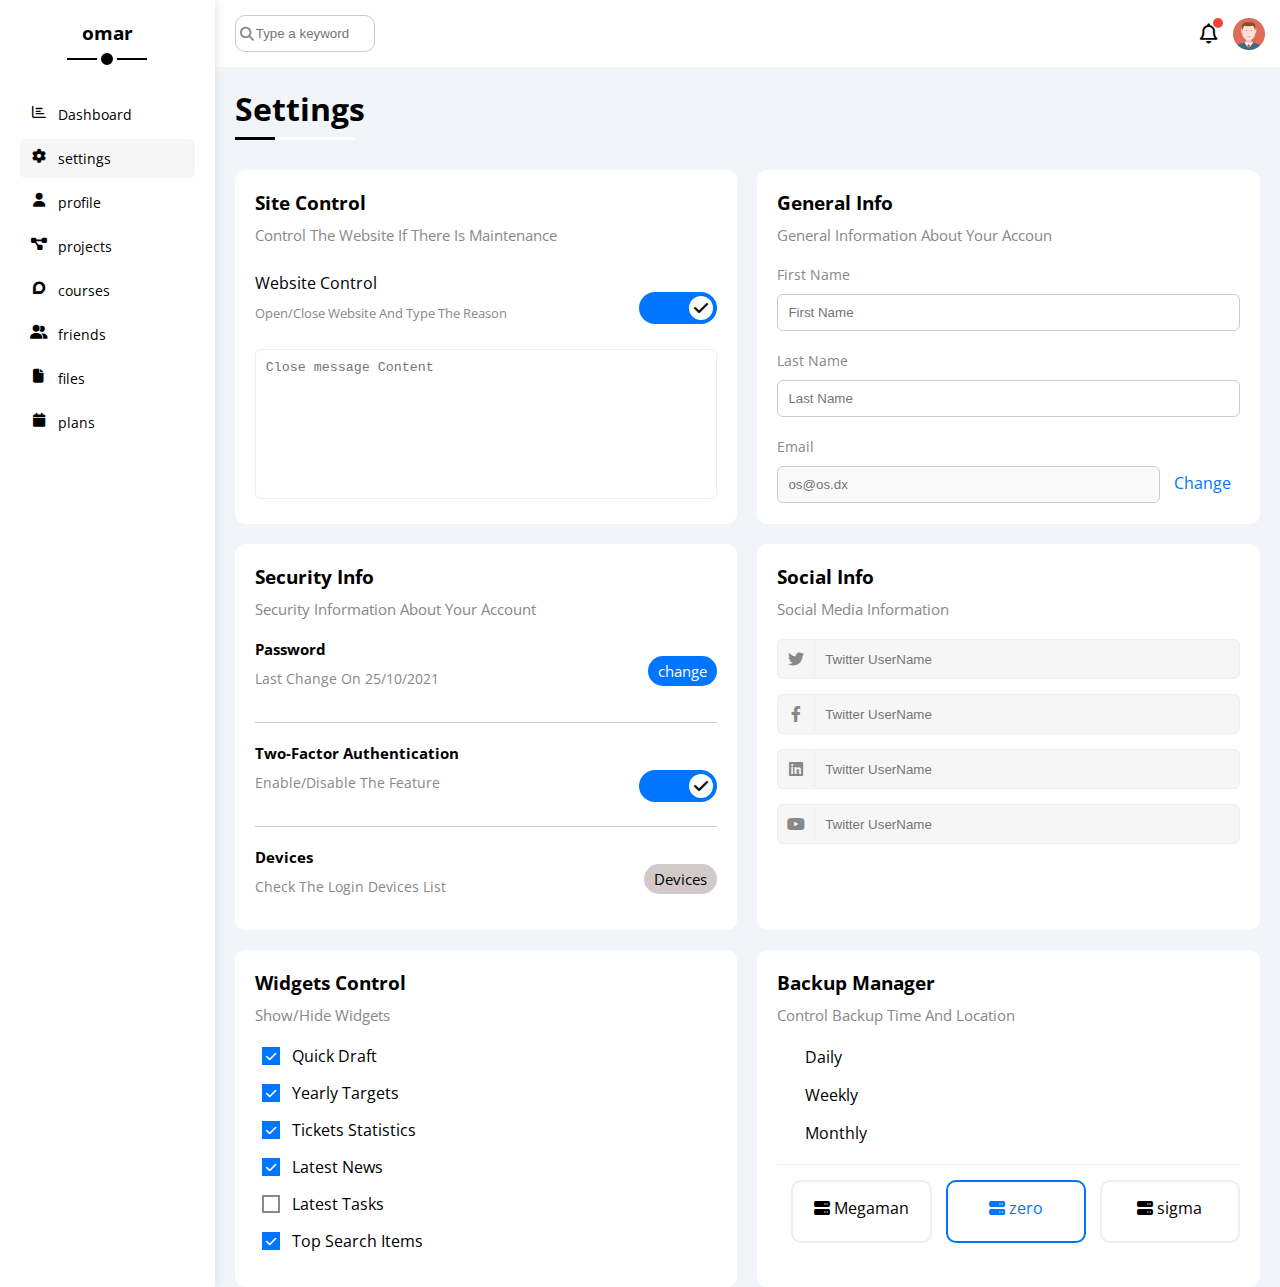
<file: settings.html>
<!DOCTYPE html>
<html lang="en">
<head>
    <meta charset="UTF-8">
    <meta name="viewport" content="width=device-width, initial-scale=1.0">
    <title>Settings</title>
    <link rel="stylesheet" href="css/framework.css">
    <link rel="stylesheet" href="css/master.css">
    <link rel="stylesheet" href="css/all.min.css">
    <link rel="preconnect" href="https://fonts.googlepis.com">
    <link rel="preconnect" href="https://fonts.gstatic.com" crossorigin>
    <link href="https://fonts.googleapis.com/css2?family=Open+Sans:wght@300;500&display=swap" rel="stylesheet" />
</head>
<body>
    <div class="page d-flex ">
        <div class="sidebar bg-color p-20 p-relative">
            <h3 class="p-relative txt-c mt-0">omar</h2>
            <ul>
                <li>
                    <a class=" d-flex txt-c fs-14 c-black rad-6 p-10" href="index.html">
                        <i class="fa-regular fa-chart-bar fa-fw"></i>
                        <span>Dashboard</span>
                    </a>
                </li>
                <li>
                    <a class=" active d-flex txt-c fs-14 c-black rad-6 p-10" href="settings.html">
                        <i class="fa-solid fa-gear fa-fw"></i>
                        <span>settings</span>
                    </a>
                </li>
                <li>
                    <a class=" d-flex txt-c fs-14 c-black rad-6 p-10" href="profile.html">
                        <i class="fa-solid fa-user fa-fw"></i>
                        <span>profile</span>
                    </a>
                </li>
                <li>
                    <a class=" d-flex txt-c fs-14 c-black rad-6 p-10" href="projects.html">
                        <i class="fa-solid fa-diagram-project fa-fw"></i>
                        <span>projects</span>
                    </a>
                </li>
                <li>
                    <a class=" d-flex txt-c fs-14 c-black rad-6 p-10" href="courses.html">
                        <i class="fa-brands fa-discourse fa-fw"></i>
                        <span>courses</span>
                    </a>
                </li>
                <li>
                    <a class=" d-flex txt-c fs-14 c-black rad-6 p-10" href="Friends.html">
                        <i class="fa-solid fa-user-group fa-fw"></i>
                        <span>friends</span>
                    </a>
                </li>
                <li>
                    <a class=" d-flex txt-c fs-14 c-black rad-6 p-10" href="files.html">
                        <i class="fa-solid fa-file fa-fw"></i>
                        <span>files</span>
                    </a>
                </li>
                <li>
                    <a class=" d-flex txt-c fs-14 c-black rad-6 p-10" href="plans.html">
                        <i class="fa-solid fa-calendar fa-fw"></i>
                        <span>plans</span>
                    </a>
                </li>
            </ul>
        </div>
        <div class="content w-full">
            <!-- start head -->
            <div class="head bg-white p-15 between-flex ">
                <div class="search p-relative">
                    <input class="p-10 " type="search" placeholder="Type a keyword">
                </div>
                <div class="icons d-flex align-center">
                    <span class="notification p-relative "> <i class="fa-regular fa-bell fa-lg"></i></span>
                    <img src="imgs/avatar.png" alt="">
                </div>
            </div>
            <!-- end head -->
            <h1 class="p-relative">Settings</h1>
             <div class=" wrapper d-grid gap-20">
                <div class="settings-boxs bg-white p-20 rad-10">
                    <div class="site-control">
                        <h3 class="mt-0 mb-10 ">Site Control</h3>
                        <p class="c-gray fs-15 m-0">Control The Website If There Is Maintenance</p>
                    </div>
                    <div class="website-control between-flex mt-25">
                       <div class="text">
                        <h4 class="mt-0 mb-10 fw-normal ">Website Control</h4>
                        <p class="c-gray fs-13 m-0">Open/Close Website And Type The Reason</p>
                       </div>
                       <label>
                        <input class="toggel-checkbox" type="checkbox" checked>
                        <div class="toggel-switch"></div>
                       </label>
                    </div>
                    <textarea class="mt-25 w-full rad-6" placeholder="Close message Content"></textarea>
                </div>
                <!-- start General Info -->
                <div class="general-info bg-white p-20 rad-10">
                    <h3 class="mt-0 mb-10 ">General Info</h3>
                    <p class="c-gray fs-15 mb-20 mt-0">General Information About Your Accoun</p>
                    <div class="mb-20">
                        <label class="fs-14 c-gray d-block mb-10" for="First-Name">First Name</label>
                        <input class="b-none p-10 rad-6 d-block w-full border-ccc pt-5" type="text" id="First-Name" placeholder="First Name">
                    </div>
                    <div class="mb-20">
                        <label class="fs-14 c-gray d-block mb-10" for="Last-Name">Last Name</label>
                        <input class="b-none p-10 rad-6 d-block w-full border-ccc pt-5" type="text" id="Last-Name" placeholder="Last Name">
                    </div>
                    <div class="">
                        <label class="fs-14 c-gray d-block mb-10" for="email">Email</label>
                        <input class="email b-none p-10 rad-6 d-block w-full border-ccc pt-5" type="email" id="email" placeholder="os@os.dx" disabled>
                        <a class="change c-blue" href="#">Change</a>
                    </div>
                </div>
                <!-- end General Info --> 
                <!-- start widgets control -->
                <div class="security-info bg-white p-20 rad-10">
                    <h3 class="mt-0 mb-10 ">Security Info</h3>
                    <p class="c-gray fs-15 mb-20 mt-0">Security Information About Your Account</p>
                    <div class="box mb-20 between-flex">
                        <div class="text ">
                            <h6 class="mt-0 mb-10 fs-15">Password</h6>
                            <p class="c-gray fs-14 mt-0">Last Change On 25/10/2021</p>
                        </div>
                        <div class="change">
                            <a class="bg-blue c-white fs-15 " href="#">change</a>
                        </div>
                    </div>
                    <div class="box mb-20 between-flex align-center">
                        <div class="text ">
                            <h6 class="mt-0 mb-10 fs-15">Two-Factor Authentication</h6>
                            <p class="c-gray fs-14 mt-0 ">Enable/Disable The Feature</p>
                        </div>
                        <label>
                            <input class="toggel-checkbox" type="checkbox" checked>
                            <div class="toggel-switch"></div>
                        </label>
                    </div>
                    <div class="box  between-flex align-center">
                        <div class="text ">
                            <h6 class="mt-0 mb-10 fs-15">Devices</h6>
                            <p class="c-gray fs-14 mt-0 ">Check The Login Devices List</p>
                        </div>
                        <div class="change">
                            <a class="bg-gray c-black fs-15  " href="#">Devices</a>
                        </div>
                    </div>
                </div>
                <!-- end widgets control -->
                <!-- start social info -->
                <div class="social-info bg-white p-20 rad-10">
                    <h3 class="mt-0 mb-10 ">Social Info</h3>
                    <p class="c-gray fs-15 mb-20 mt-0">Social Media Information</p>
                    <div class="d-flex align-center mb-15 ">
                        <i class="fa-brands fa-twitter c-gray"></i>
                        <input class="w-full" type="text" placeholder="Twitter UserName">
                    </div>
                    <div class="d-flex align-center mb-15 ">
                        <i class="fa-brands fa-facebook-f c-gray"></i>
                        <input class="w-full" type="text" placeholder="Twitter UserName">
                    </div>
                    <div class="d-flex align-center mb-15 ">
                        <i class="fa-brands fa-linkedin c-gray"></i>
                        <input class="w-full" type="text" placeholder="Twitter UserName">
                    </div>
                    <div class="d-flex align-center ">
                        <i class="fa-brands fa-youtube c-gray"></i>
                        <input class="w-full" type="text" placeholder="Twitter UserName">
                    </div>
                </div>
                <!-- end social info -->
                 <!-- start Widgets Control -->
                  <div class="Widgets-Control bg-white p-20 rad-10">
                    <h3 class="mt-0 mb-10 ">Widgets Control</h3>
                    <p class="c-gray fs-15 mb-20 mt-0">Show/Hide Widgets</p>
                    <div class="control d-flex align-center mb-15">
                        <input type="checkbox" id="one" checked>
                        <label class="pl-30" for="one">Quick Draft</label>
                    </div>
                    <div class="control d-flex align-center mb-15">
                        <input type="checkbox" id="two" checked>
                        <label class="pl-30" for="two">Yearly Targets</label>
                    </div>
                    <div class="control d-flex align-center mb-15">
                        <input type="checkbox" id="three" checked>
                        <label class="pl-30" for="three">Tickets Statistics</label>
                    </div>
                    <div class="control d-flex align-center mb-15">
                        <input type="checkbox" id="four" checked>
                        <label class="pl-30" for="four">Latest News</label>
                    </div>
                    <div class="control d-flex align-center mb-15">
                        <input type="checkbox" id="five" >
                        <label class="pl-30" for="five">Latest Tasks</label>
                    </div>
                    <div class="control d-flex align-center mb-15">
                        <input type="checkbox" id="six" checked>
                        <label class="pl-30" for="six">Top Search Items</label>
                    </div>
                  </div>
                 <!-- end Widgets Control -->
                  <!-- start Backup Manager -->
                   <div class="Backup-Manager bg-white p-20 rad-10">
                    <h3 class="mt-0 mb-10 ">Backup Manager</h3>
                    <p class="c-gray fs-15 mb-20 mt-0">Control Backup Time And Location</p>
                    <div class="date d-flex align-center mb-15">
                        <input type="radio" name="time" id="daily" checked>
                        <label for="daily">Daily</label>
                    </div>
                    <div class="date d-flex align-center mb-15">
                        <input type="radio" name="time" id="weekly" >
                        <label for="weekly">Weekly</label>
                    </div>
                    <div class="last-date d-flex align-center mb-15">
                        <input type="radio" name="time" id="monthly" >
                        <label for="monthly">Monthly</label>
                    </div>
                    <div class="servers d-flex align-center txt-c">
                        <input type="radio" name="servers" id="server-one">
                        <div class="server mb-15 w-full rad-10">
                            <label class="d-block m-15" for="server-one">
                                <i class="fa-solid fa-server d-block mb-10"></i>
                                Megaman
                            </label>
                        </div>


                        <input type="radio" name="servers" id="server-two" checked>
                        <div class="server mb-15 w-full rad-10">
                            <label class="d-block m-15" for="server-two">
                                <i class="fa-solid fa-server d-block mb-10"></i>
                                zero
                            </label>
                        </div>
                        <input type="radio" name="servers" id="server-three">


                        <div class="server mb-15 w-full rad-10">
                            <label class="d-block m-15" for="server-three">
                                <i class="fa-solid fa-server d-block mb-10"></i>
                                sigma
                            </label>
                        </div>
                    </div>  
                   </div>
                  <!-- end Backup Manager -->

             </div>
        </div>
    </div>
    <script src="JS/settings.js"></script>
</body>
</html>
</file>
<file: css/framework.css>
/* start box */
.d-flex{
    display: flex;
}
.flex-one{
    flex: 1;
}
.f-wrap{
    flex-wrap: wrap;
}
.space-between{
    justify-content: space-between;
}
.align-item-c{
    align-items: center;
}
.j-content-c{
    justify-content: center
}

.center-flex{
    display: flex;
    align-items: center;
    justify-content: center;
}

.d-grid{
    display: grid;
}
.gap-20{
    gap: 20px;
}

@media (max-width:767px){
    .block-mobile{
        display: block;
    }
    .hide-mobile{
        display: none;
    }
}

.d-block{
    display: block; 
}
/* end box */


/* start padding and margin */

.p-3-5{
    padding: 3px 5px;
}
.p-5{
    padding: 5px;
}
.p-10{
    padding: 10px;
}
.p-15{
    padding: 15px;
}
.p-20{
    padding: 20px;
}
.p-40{
    padding: 40px;
}
.pt-0
{
    padding-top: 0;
}
.pt-10
{
    padding-top: 10px;
}
.pb-0{
    padding-bottom: 0;
}
.pb-10{
    padding-bottom: 10px;
}
.pl-30{
    padding-left: 30px;
}
.pl-50{
    padding-left: 50px;
}
.pb-10{
    padding-bottom: 10px;
}
.m-0{
    margin: 0;
}
.m-15{
    margin: 15px;
}
.m-20{
    margin: 20px;
}
.mt-0{
    margin-top: 0;
}
.mt-5{
    margin-top: 5px;
}
.mt-10{
    margin-top: 10px;
}
.mt-20{
    margin-top: 20px;
}
.mt-25{
    margin-top: 25px;
}
.mb-5{
    margin-bottom: 5px;
}
.mb-10{
    margin-bottom: 10px;
}
.mb-15{
    margin-bottom: 15px;
}
.mb-20{
    margin-bottom: 20px;
}
.mr-5{
    margin-right: 5px;
}
.mr-5{
    margin-right: 5px;
}
.mr-10{
    margin-right: 10px;
}
.mr-15{
    margin-right: 15px;
}
.ml-20{
    margin-left: 20px;
}
.ml-10{
    margin-left: 10px;
}
/* end padding and margin */


/* start color */
.bg-color{
    background-color: white;
}
.bg-white{
    background-color: white;
}
.bg-eee{
    background-color: #eee;
}
.bg-blue{
    background-color: var(--blue-color);
}
.bg-blue-opc{
    background-color: rgb(0 117 255 / 20%);
}
.bg-orange{
    background-color: var(--orange-color);
}
.bg-green{
    background-color: var(--green-color);
}
.bg-gray{
    background-color: #d2caca;
}
.c-black{
    color: black;
}
.c-gray{
    color: #888;
}
.c-white{
    color: white;
}
.c-blue{
    color: var(--blue-color);
}
.c-red{
    color: var(--red-color);
}
.c-orange{
    color: var(--orange-color);
}
.c-green{
   color: var(--green-color);
}
.bg-red{
    background-color: var(--red-color);
}
/* end color */


/* start position */
.p-relative{
    position: relative;
}
.p-absolute{
    position: absolute;
}
/* end position */


/* start font */
.txt-c{
    text-align: center;
}
.align-center{
    align-items: center;
}
.fs-13{
    font-size: 13px;
}
.fs-14{
    font-size: 14px;
}
.fs-15{
    font-size: 15px;
}
.fs-25{
    font-size: 25px;
}
.fw-bold{
    font-weight: bold;
}
.fw-normal{
    font-weight: normal;
}
@media (max-width:767px){
    .txt-c-mobile{
        text-align: center;
    }
}
/* end font */


/* start border radius */
.rad-6{
    border-radius: 6px;
}
.rad-10{
    border-radius: 10px;
}
.rad-half{
    border-radius: 50%;
}

.b-none{
    border: none;
}
.border-ccc{
    border: 1px solid #CCC;
}
/* end border radius */


/* start width */
.w-full{
    width: 100%;
}
.w-fit{
    width: fit-content;
}
/* end width */


/* start component */
.center-flex{
    display: flex;
    justify-content: center;
    align-items: center;
}
.between-flex{
    display: flex;
    justify-content: space-between;
    align-items: center;
}
.btn-shape{
    padding: 4px 10px;
    border-radius: 6px;
}

/* end component */
</file>
<file: css/master.css>
:root{
    --blue-color:#0075ff;
    --blue-alt-color:#0d69d5;
    --orange-color:#f59e0b;
    --green-color:#22c55e;
    --red-color:#f44336;
    --grey-color:#888;
    --border-color:#ccc;
    --border-rad:10px;
}


::-webkit-scrollbar{
    width: 15px;
}
::-webkit-scrollbar-track{
    background-color: white;
}
::-webkit-scrollbar-thumb{
    background-color: var(--blue-color);
}
::-webkit-scrollbar-thumb:hover{
    background-color: var(--blue-alt-color);
}



*{
    box-sizing: border-box;
}
body{
    font-family: "open sans", sans-serif;
    margin: 0;
}
*:focus{
    outline: none;
}
ul{
    list-style: none;
    padding: 0;
}
a{
    text-decoration: none;
}
.page{
    background-color: #f1f5f9;
    min-height: 100vh;
}

/* start sidebar */
.sidebar{
 width: 250px;
 box-shadow: 0 0 10px #DDD;
}
.sidebar > h3{
 margin-bottom: 50px;

}

@media (min-width:768px){
    
.sidebar h3::before{
    content: "";
    position: absolute;
    top: 150%;
    left: 50%;
    width: 80px;
    height: 2px;
    background-color: black;
    transform: translatex(-50%);
    }
    .sidebar h3::after{
    content: "";
    position: absolute;
    bottom: -24px;
    left: 50%;
    width: 12px;
    height: 12px;
    background-color: black;
    border: 4px solid white;
    border-radius: 50%;
    transform: translatex(-50%);
    }
}


.sidebar ul li a{
    transition: 0.3s;
    margin-bottom: 5px;
}

.sidebar ul li a:hover,
.sidebar ul li a.active{
    background-color: #f6f6f6;
}

.sidebar ul li a span{
font-size: 14px;
margin-left: 10px;
}

@media (max-width:767px){
    .sidebar{
        width: 58px;
        padding: 10px;
    }
    .sidebar > h3{
        font-size: 13px;
        margin-bottom: 15px;
    }
    .sidebar ul li a span{
        display: none;
    }
}
/* end sidebar */
/* start content */
.content{
overflow: hidden;
}
.content .head .search::before{
font-family: var(--fa-style-family-classic);
font-weight: 900;
content: "\f002";
position: absolute;
left: 10px;
top: 50%;
transform: translateY(-50%);
font-size: 14px;
color: var(--grey-color);
}
.content .head .search input{
border: 1px solid var(--border-color);
border-radius: var(--border-rad);
margin-left: 5px;
padding-left: 20px;
width: 140px;
transition: 0.3s;
}
.content .head .search input:focus{
width: 200px;
}
.content .head .search input:focus::placeholder{
opacity: 0;
}
.content .icons .notification::before{
content: "";
position: absolute;
top: -5px;
right: -5px;
width: 10px;
height: 10px;
background-color: var(--red-color);
border-radius: 50px;
    
}
.content .icons img{
width: 32px;
height: 32px;
margin-left: 15px;
}

.page h1{  
margin: 20px 20px 40px;
}

.page h1::before,
.page h1::after{
content: "";
position: absolute;
height: 3px;
bottom: -10px;
left: 0;

}
.page h1::before{
width: 120px;
background-color: white;
}
.page h1::after{
width: 40px;
background-color: black;
}

/* end content */

/* start wrapper */
.wrapper{
    display: grid;
    grid-template-columns: repeat(auto-fill, minmax(450px, 1fr));
    margin-left: 20px;
    margin-right: 20px;
}
@media (max-width:767px){
    .wrapper{
        grid-template-columns: minmax(200px, 1fr);
        margin-left: 10px;
        margin-right: 10px;
        gap: 10px;
    }
}
/* end wrapper */
/* start welcome wedget */
.welcome{
    overflow: hidden;
}

.welcome .intro img{
width: 170px;   
margin-bottom: -15px;
}
.welcome .avatar{
width: 64px;
height: 64px;
border: 2px solid white;
border-radius: 50%;
padding: 2px;
box-shadow: 0 0 5px #ddd;
margin-left: 20px;
margin-top: -25px;
}
.welcome .body{
border-top: 1px solid #EEE;
border-bottom: 1px solid #EEE;
}
.welcome .body > div{
flex: 1;
}
.welcome .visit-profile{
    margin-left: auto;
    margin-right: 15px;

}
.welcome .visit-profile:hover{
background-color: var(--blue-alt-color);
}

@media (max-width:767px){
    .welcome .intro{
    padding-bottom: 30px;
    }
    .welcome .avatar{
        margin-left: 0;
    }
    .welcome .body > div:not(:last-child){
        margin-bottom: 20px;
    }
}
/* end welcome wedget */
/* start quick draft */
.Quick-draft textarea{
    resize: none;
    min-height: 170px;
}
.Quick-draft .save{
    margin-left: auto;
    transition: 0.3s;
    cursor: pointer;
}
.Quick-draft .save:hover{
  background-color: var(--blue-alt-color);
}
/* end quick draft */
/* start Yearly-Targets  */
 .targets .target-row .icon {
    width: 80px;
    height: 80px;
    margin-right: 20px;
 }
 .targets .details{
    flex: 1;
 }

 .targets .details .progress > span{
    position: absolute;
    left: 0;
    top: 0;
    height:100%;
 }
 .targets .details .progress > span span{
    position: absolute;
    bottom: 16px;
    right: -16px;
    color: white;
    padding: 2px 5px;
    border-radius: 6px;
    font-size: 13px;
 }
 .targets .details .progress > span span::after{
    content: "";
    position: absolute;
    left: 50%;
    bottom: -10px;
    border: 1px solid black;
    border-width: 5px;
    border-color: #e1e1e1 transparent transparent transparent;
    transform: translateX(-50%);
 }

 .money .icon,
 .money .progress{
    background-color: rgb(0 117 255 / 20%);
 }
 .projects .icon,
 .projects .progress{
    background-color: rgba(225, 156, 35, 0.2);
 }
 .team .icon,
 .team .progress{
    background-color: rgb(34 197 94 / 20%);
 }

 .targets .details .progress{
    height: 4px;
    background-color:#0075ff30;
 }


/* end Yearly-Targets  */
/* start tickets */
.tickets .details .box{
    border: 1px solid #ccc;
    width: calc(50% - 10px);
}
@media (max-width:767px){
    .tickets .details .box{
      max-width: 100%;
    }
}
/* end tickets */
/* start Latest News  */
.last-news .box:not(:last-child){
   border-bottom: 1px solid #EEE;
   margin-bottom: 20px;
   padding-bottom: 20px;
}

.last-news .box img{
    width: 100px;
    border-radius: 6px;
    margin-right: 20px;
}

.last-news .info{
    flex-grow: 1;
}

@media (max-width:767px){
    .last-news .box{
        flex-direction: column;
        text-align: center
    }
    .last-news .box img{
       margin: 20px 0 ;
    }
    .last-news .info{
        margin-bottom: 15px;
    }
    .last-news .info h3{
        margin: 0;
    }
}
/* end Latest News  */
/* start lastest Tasks */
.latest-tasks .box{
border-bottom: 1px solid #EEE;
}

@media (max-width:767px){
    .latest-tasks .box .text{
        margin-right: 10px;
    }
}
/* end lastest Tasks */
/* start Top Search Items  */


/* end Top Search Items  */
/* start Latest Uploads */
.Latest-Uploads .file{
    border-bottom: 1px solid #EEE;
    padding: 10px;
}
.Latest-Uploads .file img{
    width: 40px;
    margin-right: 15px;
}
.Latest-Uploads .details{
    flex-grow: 1;
}

/* end Latest Uploads */
/* start Last Project Progress */
.last-projects ul::before{
content: "";
position: absolute;
left: 11px;
width: 2px;
height: 97%;
background-color: var(--blue-color);
}
.last-projects ul li::before{
content: "";
height: 20px;
width: 20px;
display: block;
border-radius: 50%;
background-color: white;
border: 2px solid white;
outline: 2px solid var(--blue-color);
margin-right: 20px;
z-index: 1;
}
.last-projects ul li.done::before{
content: "";
background-color: var(--blue-color);
z-index: 1;
}
.last-projects ul li.current::before{
content: "";
animation: change-color 0.8s infinite alternate;
}
.last-projects .launch-icon{
position: absolute;
width: 160px;
right: 0;
bottom: 0;
opacity: 0.2;

}

/* end Last Project Progress */
/* start Reminders */
.Reminders ul li::before{
    content: "";
    position: absolute;
    left: -15px;
    top: 0;
    width: 2px;
    height: 100%;
    background-color: blue;
}
.Reminders ul li::after{
content: "";
position: absolute;
left: -50px;
top: 50%;
transform: translateY(-50%);
width: 20px;
height: 20px;
background-color: var(--blue-color);
border-radius: 50%;

}
/* end Reminders */

/* start Latest Post */
.Latest-Post .box .profile img{
    width: 60px;
    margin-right: 20px;
}
.Latest-Post .box .preef{
    border-bottom: 1px solid #EEE;
    padding-bottom: 20px;
}
.Latest-Post .box .profile{
    border-bottom: 1px solid #EEE;
    padding-bottom: 20px;
}
.Latest-Post .box .retch{
    padding: 10px;
}
/* end Latest Post */
/* start Social Media Stats  */
.Social-Media .box .logo{
    width: 60px;
    height: 60px;
    background-color: #1da1f2;
}
/* .Social-Media .box .boxx > span{
    color: #1da1f2;
} */
/* end Social Media Stats  */

/* start projects */
.projects .responsive-table {
    overflow-x: auto;
}   

.projects table{
    min-width: 1000px;
    border-spacing: 0;
}

.projects table thead td{
    background-color: #EEE;
    font-weight: bold;
    
}
.projects table td{
padding: 15px;
border-bottom: 1px solid #EEE;
border-left: 1px solid #EEE;
transition: 0.3s;
}
.projects table tr:hover td{
background-color: #faf7f7;
}
.projects table tr td .label{ 
font-size: 13px;
}
.projects table  td:last-child{
border-right: 1px solid #EEE;
}
.projects table  td img{
width: 32px;
height: 32px;
border-radius:50%;
border: 2px solid white;
background-color: white;
}
.projects table  td img:not(:first-child){
margin-left: -20px;
}
/* end projects */


/* ############################################## */
/* ############################################## */
/* ############################################## */
/* ############################################## */
/* ############################################## */

/* start website control */
.settings-boxs textarea{
    height: 150px;
    border: 1px solid #EEE;
    padding: 10px;
    resize: none;
}

.toggel-checkbox{
--webkit-appearance:none;
appearance: none;
}

.toggel-switch{
background-color: #CCC;
width: 78px;
height: 32px;
border-radius: 16px;
position: relative;
transition: 0.3s;
cursor: pointer;
}
.toggel-switch::before{
font-family: var(--fa-style-family-classic);
content: "\f00d";
font-weight: 900;
position: absolute;
top: 4px;
left: 4px;
background-color: white;
width: 24px;
height: 24px;
border-radius: 50%;
display: flex;
justify-content: center;
align-items: center;
transition: 0.3s;
}
.toggel-checkbox:checked + .toggel-switch{
background-color: var(--blue-color);
}
.toggel-checkbox:checked + .toggel-switch::before{
background-color: white;
left: 50px;
content: "\f00c";
}


/* end website control */
/* start genral info */
.general-info .email{
display: inline-flex;
width: calc(100% - 80px);
margin-right: 10px;
}

/* end genral info */
/* start security-info */
.security-info .box:not(:last-child){
    border-bottom: 1px solid #CCC;
    padding-bottom: 20px;
}
.security-info .box .change a{
  border-radius: 25px;
  padding: 5px 10px;
}
/* end security-info */
/* start social info */

.social-info i{
    width: 40px;
    height: 40px;
    display: flex;
    align-items: center;
    justify-content: center;
    border: 1px solid #EEE;
    border-radius: 6px 0 0 6px;
    border-right: none;
    transition: 0.3s;
    background-color: #f6f6f6;
}
.social-info input{
    height: 40px;
    padding-left: 10px;
    border: 1px solid #EEE;
    background-color: #f6f6f6;
    border-radius: 0 6px 6px 0;
}
.social-info > div:focus-within i{
    color: black;
}
/* end social info */
/* start Widgets Control */
.Widgets-Control > div label{
    cursor: pointer;
    position: relative;
}
.Widgets-Control .control input[type="checkbox"]{
    appearance: none;
}
.Widgets-Control > div label::before{
    content: "";
    position: absolute;
    left: 0;
    top: 50%;
    margin-top: -9px;
    width: 14px;
    height: 14px;
    border: 2px solid var(--grey-color);

}
.Widgets-Control > div label::after{
    font-family: var(--fa-style-family-classic);
    content: "\f00c";
    font-weight: 900;
    position: absolute;
    left: 0;
    top: 50%;
    background-color: var(--blue-color);
    color: white;
    margin-top: -9px;
    font-size: 12px;
    width: 18px;
    height: 18px;
    display: flex;
    align-items: center;
    justify-content: center;
    transform: scale(0) rotate(360deg);
    transition: 0.3s;
}

.Widgets-Control .control input[type="checkbox"]:checked + label::after{
    transform: scale(1) rotate(0);
}

/* end Widgets Control */


/* start Backup Manager */
.wrapper .Backup-Manager > div input{
    width: 20px;
    height: 20px;
}
.wrapper .Backup-Manager .last-date{
 padding-bottom: 20px;
 border-bottom: 1px solid #EEE;
}
/* end Backup Manager */

.Backup-Manager input{
    appearance: none;   
}

.Backup-Manager .servers .server{
border: 2px solid #EEE;
position: relative;

}
@media (max-width:767px){
.Backup-Manager .servers{
flex-wrap: wrap;
}
}
.Backup-Manager .servers .server label{
cursor: pointer;

}
.Backup-Manager .servers input[type="radio"]:checked + .server{
border-color: var(--blue-color);
color: var(--blue-color);
}




/* ################################################################# */
/* ################################################################# */
/* ################################################################# */
/* ################################################################# */
/* ################################################################# */



/* start profile bage */
@media (max-width:767px)
{
    .profile-bage .overview{
        flex-direction: column;
    }
}
.profile-bage .avatar-box { 
width: 300px;
text-align: center;
padding: 20px;
}
@media (min-width:768px){
    .profile-bage .avatar-box { 
    width: 300px;
    border-right: 1px solid #EEE;
}
}
.profile-bage .avatar-box > img{ 
width: 120px;
height: 120px;
}
.profile-bage .avatar-box .level { 
height: 6px;
overflow: hidden;
margin: auto;
width: 70%;
position: relative;
}
.profile-bage .avatar-box .level span { 
position: absolute;
left: 0;
top: 0;
height: 100%;
background-color:blue ;
border-radius: 6px;
}
/* end profile bage */
/* start information */

.profile-bage .info-box .box{
    flex-wrap: wrap;
    border-bottom: 1px solid #EEE;
    transition: 0.3s;
}
.profile-bage .info-box .box:hover{
background-color: #f9f9f9;
}
.profile-bage .info-box .box > div{
 min-width: 250px;
}



.toggel-checkbox{
--webkit-appearance:none;
appearance: none;
}

.info-box .box .toggel-switch{
background-color: #CCC;
width: 78px;
height: 22px;
border-radius: 16px;
position: relative;
transition: 0.3s;
cursor: pointer;
}
.info-box .box .toggel-switch::before{
font-family: var(--fa-style-family-classic);
content: "\f00d";
font-weight: 900;
position: absolute;
top: 2px;
left: 4px;
background-color: white;
width: 18px;
height: 18px;
border-radius: 50%;
display: flex;
justify-content: center;
align-items: center;
transition: 0.3s;
}
.info-box .box .toggel-checkbox:checked + .toggel-switch{
background-color: var(--blue-color);
}
.info-box .box .toggel-checkbox:checked + .toggel-switch::before{
background-color: white;
left: 55px;
content: "\f00c";
}


/* end information */
/* start other data */
.profile-bage .other-data .skills-card{
    width: 400px;
}
.profile-bage .other-data .skills-card ul li:not(:last-child){
    margin-bottom: 10px;
    padding-bottom: 10px;
    border-bottom: 1px solid #EEE;
}
.profile-bage .other-data .skills-card ul li span{
background-color: #eee;
display: block;
margin-right: 10px;
padding: 5px 10px;
border-radius: 6px;
font-size: 15px;
}
.profile-bage .other-data .activities .box:not(:last-child){
    border-bottom: 1px solid #EEE;
    padding-bottom: 20px;
}

.profile-bage .other-data .activities .box img{
width: 64px;
height: 64px;
margin-right: 10px;
}
.profile-bage .other-data .activities .box .store{
    flex-grow: 1;
}

@media(max-width:767px){
    .profile-bage .other-data{
        flex-direction: column;
    }
    .profile-bage .other-data .skills-card{
        padding: 5px;
        width: 100%;
    }
    .profile-bage .other-data .skills-card ul li{
        margin-left: 5px
    }
    .profile-bage .other-data .activities .box{
        flex-direction: column;
        text-align: center;
    }
    .profile-bage .other-data .activities .box img{
        margin: 0 auto 10px;
    }
    .profile-bage .other-data .activities .box .date{
        display: flex;
        justify-content: space-between;
    }
}

/* end other data */



/* ################################################# */
/* ################################################# */
/* ################################################# */
/* ################################################# */
/* ################################################# */
/* ################################################# */


/* start projects bage */
.wrapper .projects-boxs .date{
    position: absolute;
    right: 10px;
    top: 10px;
}
.wrapper .projects-boxs .team a img{
width: 40px;
height: 40px;
border-radius: 50%;
border: 2px solid white;
}
.wrapper .projects-boxs .team a:not(:first-child){
margin-left: -15px;
}

.wrapper .projects-boxs .team a:hover{
z-index: 1;
}
.wrapper .projects-boxs .team{
    margin-top: 30px;
    padding-bottom: 20px;
    border-bottom: 1px solid #EEE;
}
.wrapper .projects-boxs .do{
    justify-content: flex-end;
    padding-bottom: 20px;
    border-bottom: 1px solid #EEE;
}
.wrapper .projects-boxs .do span{
    background-color: #EEE;
    padding: 5px;
    margin-left: 20px;
    border-radius: 6px;
    font-size: 13px;
}
.wrapper .projects-boxs .prog .progress{
    width: 250px;
    height: 8px;
}
.wrapper .projects-boxs .prog .progress span{
left: 0;
top: 0;
height: 100%;
border-radius: 6px;
}

@media (max-width:767px){
    .wrapper .projects-boxs .date{
        right: 5px;
        top: 5px;
    }
    .wrapper .projects-boxs .team{
        margin-top: 20px;
        padding-bottom: 10px;
    }
    .wrapper .projects-boxs .do{
        flex-direction: column;
    }
    .wrapper .projects-boxs .do span{
        margin: 0;
        text-align: center;
        margin-bottom: 10px;
    }
    .wrapper .projects-boxs .prog .progress{
        width: 100px;
    }
}
/* end projects bage */

/* ################################################## */
/* ################################################## */
/* ################################################## */
/* ################################################## */
/* ################################################## */

/* strat courses bage */
.courses-bage{
    display: grid;
    grid-template-columns: repeat(auto-fill, minmax(250px, 1fr));
    gap: 20px;
}
.courses .parent{
    max-width: 100%;
    border-top-left-radius: 10px;
    border-top-right-radius: 10px;
}
.courses .child{
    width: 64px;
    height: 64px;
    border-radius: 50%;
    border: 2px solid white;
    left: 20px;
    top: 20px;
}
.courses .info{
    border-top: 1px solid #EEE;
}
.courses .info span{
top: -16px;
left: 50%;
transform: translateX(-50%);

}
/* end courses bage */

/* ############################################ */
/* ############################################ */
/* ############################################ */
/* ############################################ */

/* start friends bage */
.friends-bage{
    display: grid;
    grid-template-columns: repeat(auto-fill, minmax(250px, 1fr));
    gap: 20px;
}

.friends-bage .friends .contact i{
    background-color: #EEE;
    padding: 10px;
    border-radius: 50%;
    color: #666;
    cursor: pointer;
    transition: 0.3s;
}
.friends-bage .friends .contact i:hover{
    background-color: var(--blue-color);
    color: white;
}
.friends-bage .friends .image img{
    width: 100px;
    height: 100px;
    border-radius: 50%;
    margin: 10px 0;
}
.friends-bage .friends .info{
    border-top: 1px solid #EEE;
    border-bottom: 1px solid #EEE;
}
.friends-bage .friends .info .vib{
    right:0;
    top: 50%;
    transform: translateY(-50%);
    color: var(--orange-color);
    font-size: 40px;
    opacity: 0.2;
}
/* end friends bage */

/* ###################################### */
/* ###################################### */
/* ###################################### */
/* ###################################### */

/* start files bage */
.files-bage .files-content{
    display: grid;
    grid-template-columns: repeat(auto-fill, minmax(250px, 1fr));
    gap: 20px;
}
.files-bage .files-content .files .contact i{
    background-color: #EEE;
    padding: 10px;
    border-radius: 50%;
    color: #666;
    cursor: pointer;
    transition: 0.3s;
}
.files-bage .files-content .files .contact i:hover{
    background-color: var(--blue-color);
    color: white;
}
.files-bage .files-content .files .image img{
    width: 64px;
    height: 64px;
    margin: 10px 0;
    transition: 0.3s;
}
.files-bage .files-content .files .image img:hover{
    transform: rotate(5deg)
}
.files-bage .files-content .files .info{
    border-bottom: 1px solid #EEE;
}
/* start files bage */







.plans-bage .plan .free{
    width: 100%;
    background-color: var(--green-color);
    border: 3px solid white;
    outline: 4px solid var(--green-color);
}
.plans-bage .plan .Basic{
    width: 100%;
    background-color: var(--blue-color);
    border: 3px solid white;
    outline: 4px solid var(--blue-color);
}
.plans-bage .plan .Premium{
    width: 100%;
    background-color: var(--orange-color);
    border: 3px solid white;
    outline: 4px solid var(--orange-color);
}
.plans-bage .plan .free h3{
    font-size: 30px;
}
.plans-bage .plan .free p{
    font-size: 40px;
}
.plans-bage .plan ul li {
    padding-bottom: 10px;
    margin-bottom: 10px;
    border-bottom: 1px solid #EEE;
}
.plans-bage .plan ul li > i{
    font-size: 18px;
    margin-right: 10px;
}

.plans-bage .plan .help{
    position: absolute;
    right: 0;
    top: 50%;
    transform: translateY(-50%);
    cursor: pointer;
}

.plans-bage .plan .join{
background-color: brown;
width: fit-content;
margin: 0 auto;
padding: 5px 40px;
border-radius: 10px;
}

@media (max-width:767px){
    
.plans-bage .plan .help{
    display: none;
}
.plans-bage .plan .free h3{
    font-size: 15px;
}
.plans-bage .plan .free p{
    font-size: 20px;
}
.plans-bage .plan .free h3{
    font-size: 15px;
}
.plans-bage .plan .free p{
    font-size: 20px;
}
.plans-bage .plan .free h3{
    font-size: 15px;
}
.plans-bage .plan .free p{
    font-size: 20px;
}
}


/* start animation */
@keyframes change-color {
 from{
    background-color: var(--blue-color);
    z-index: 1;
 }
 to{
    background-color: white;
    z-index: 1;
 }
}
/* end animation */
</file>
